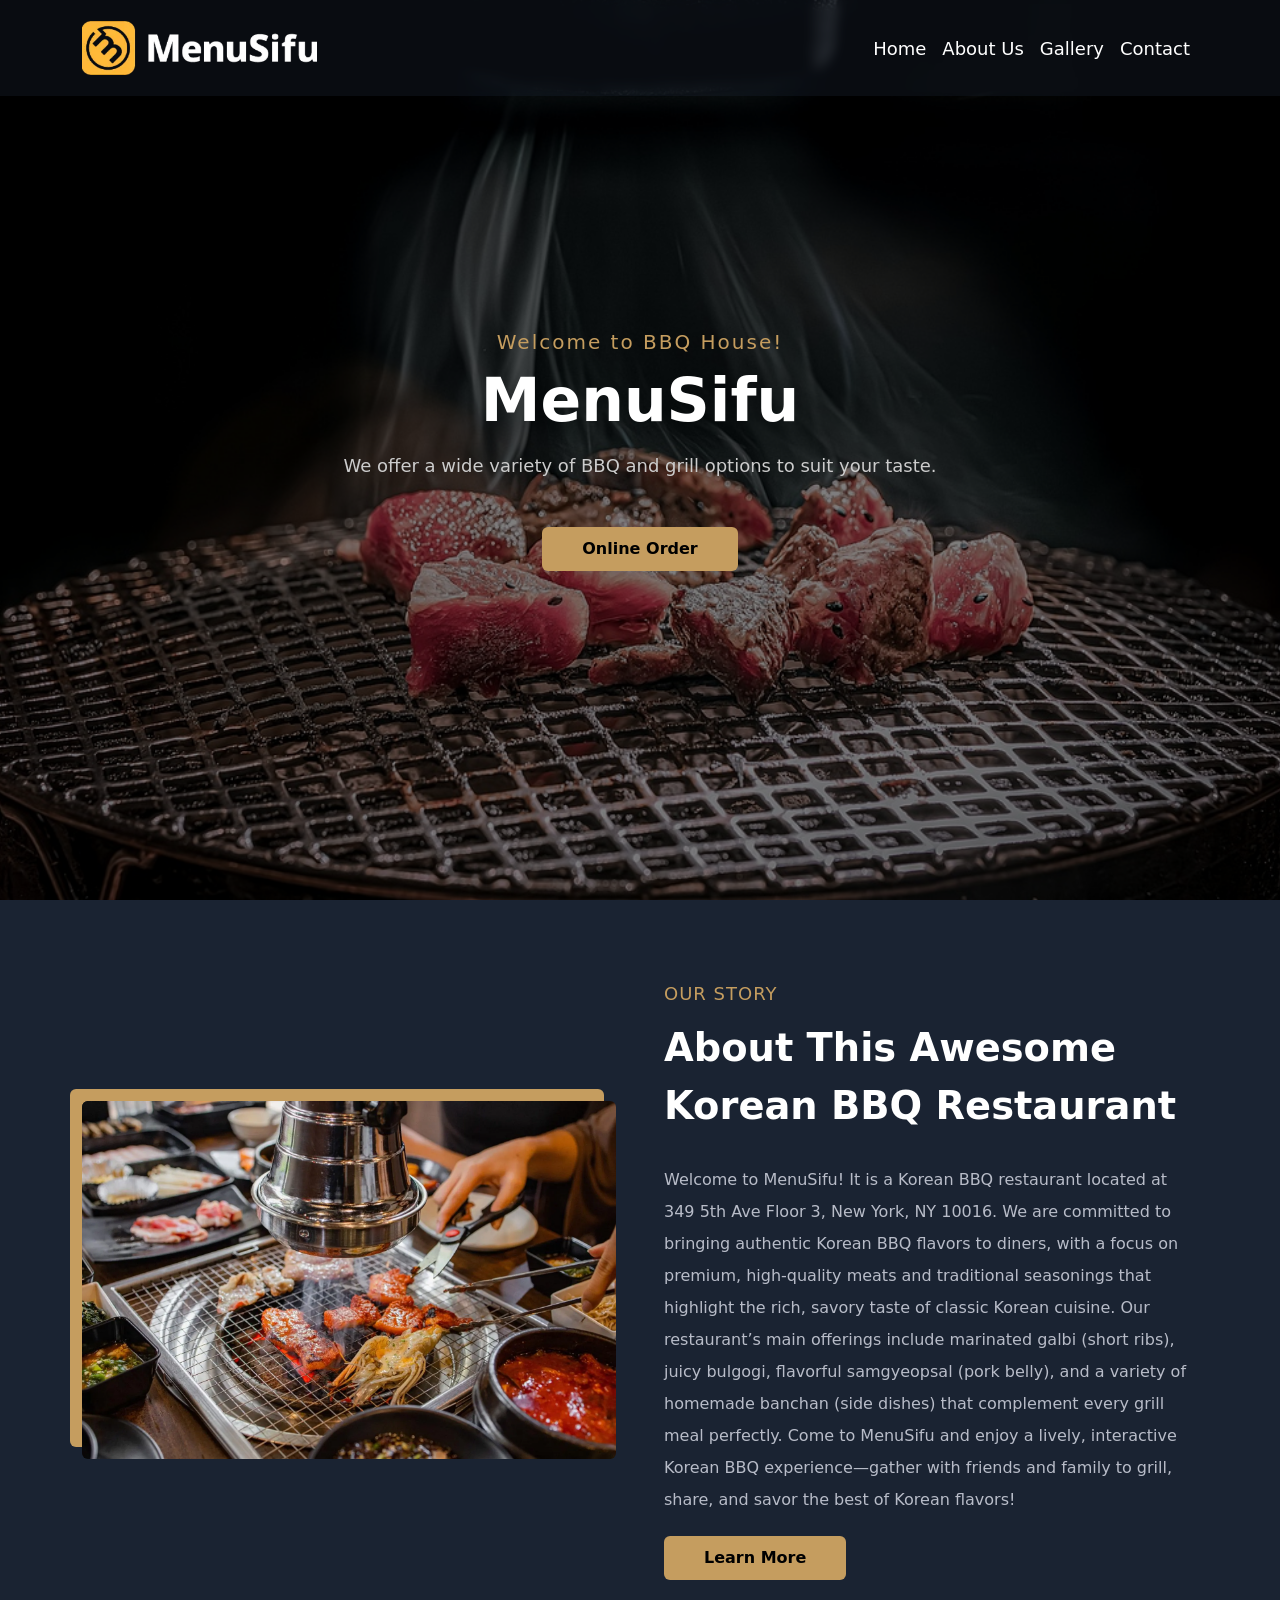
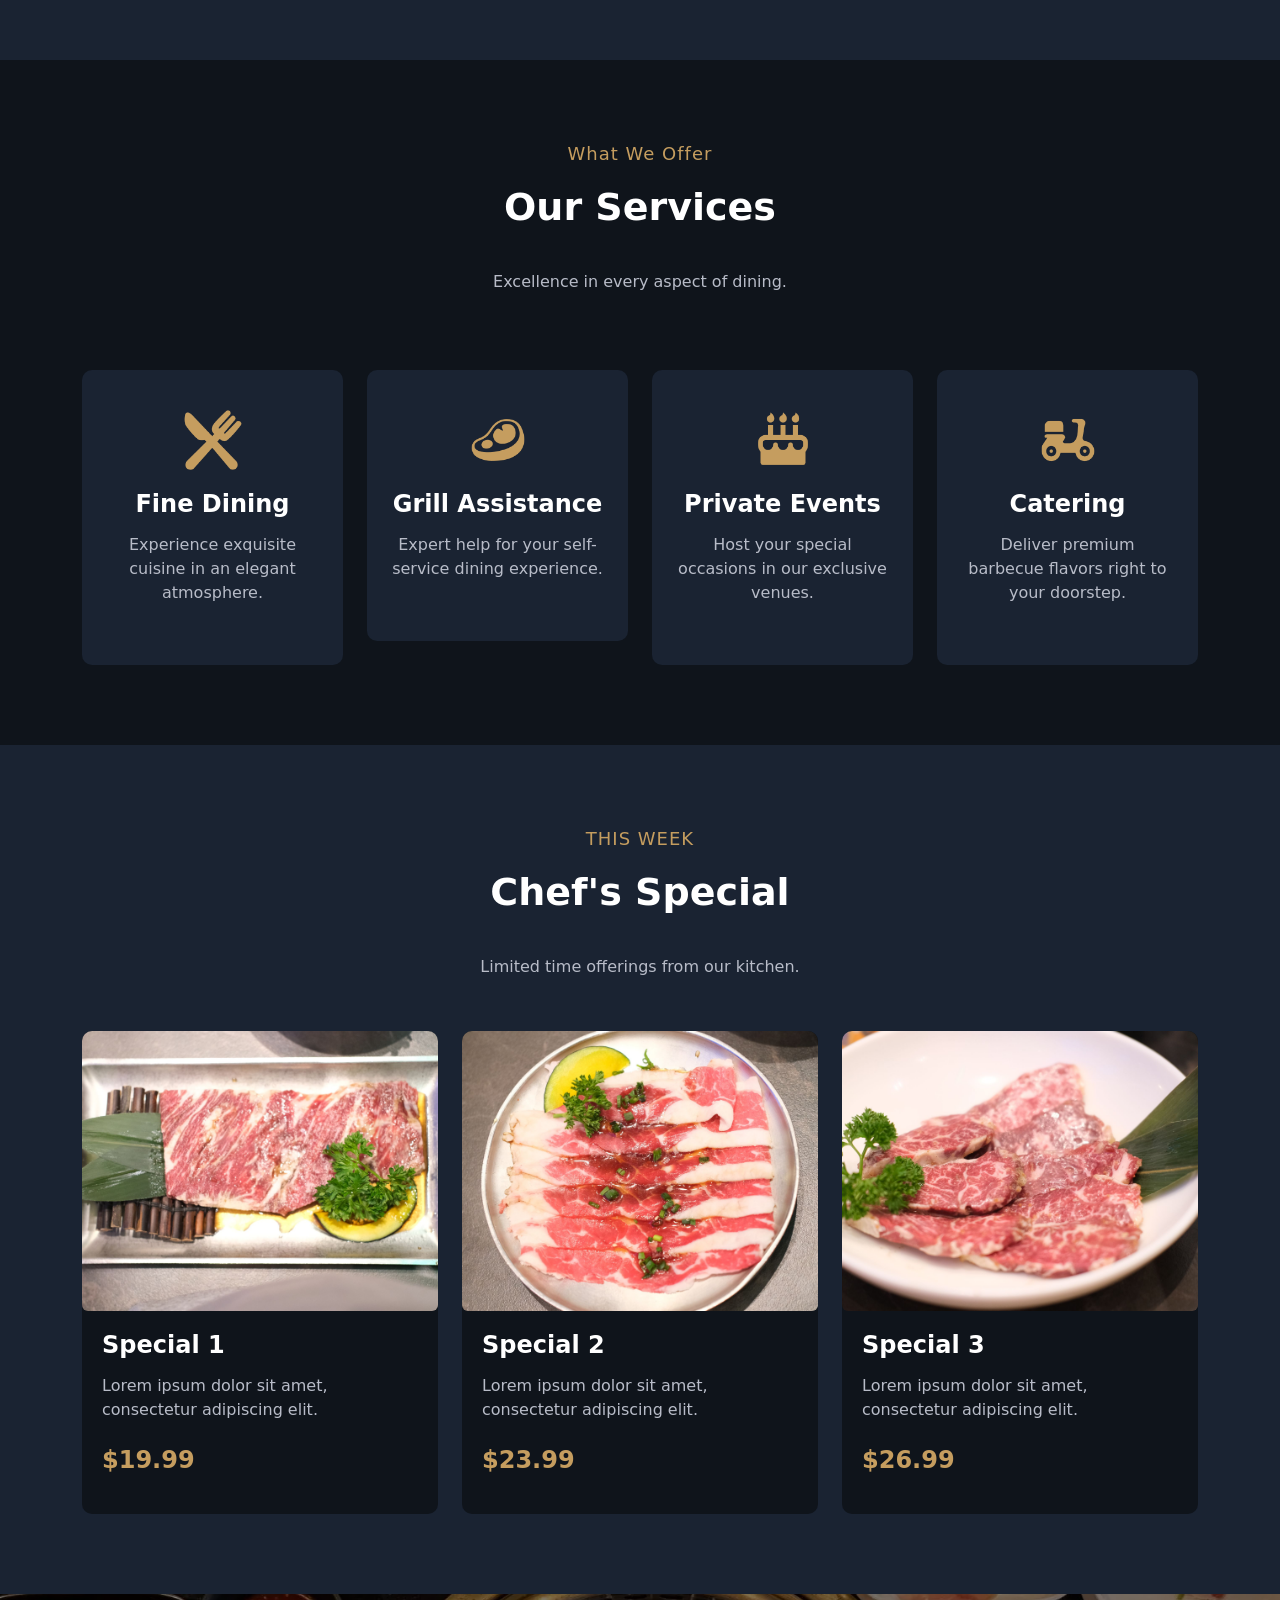
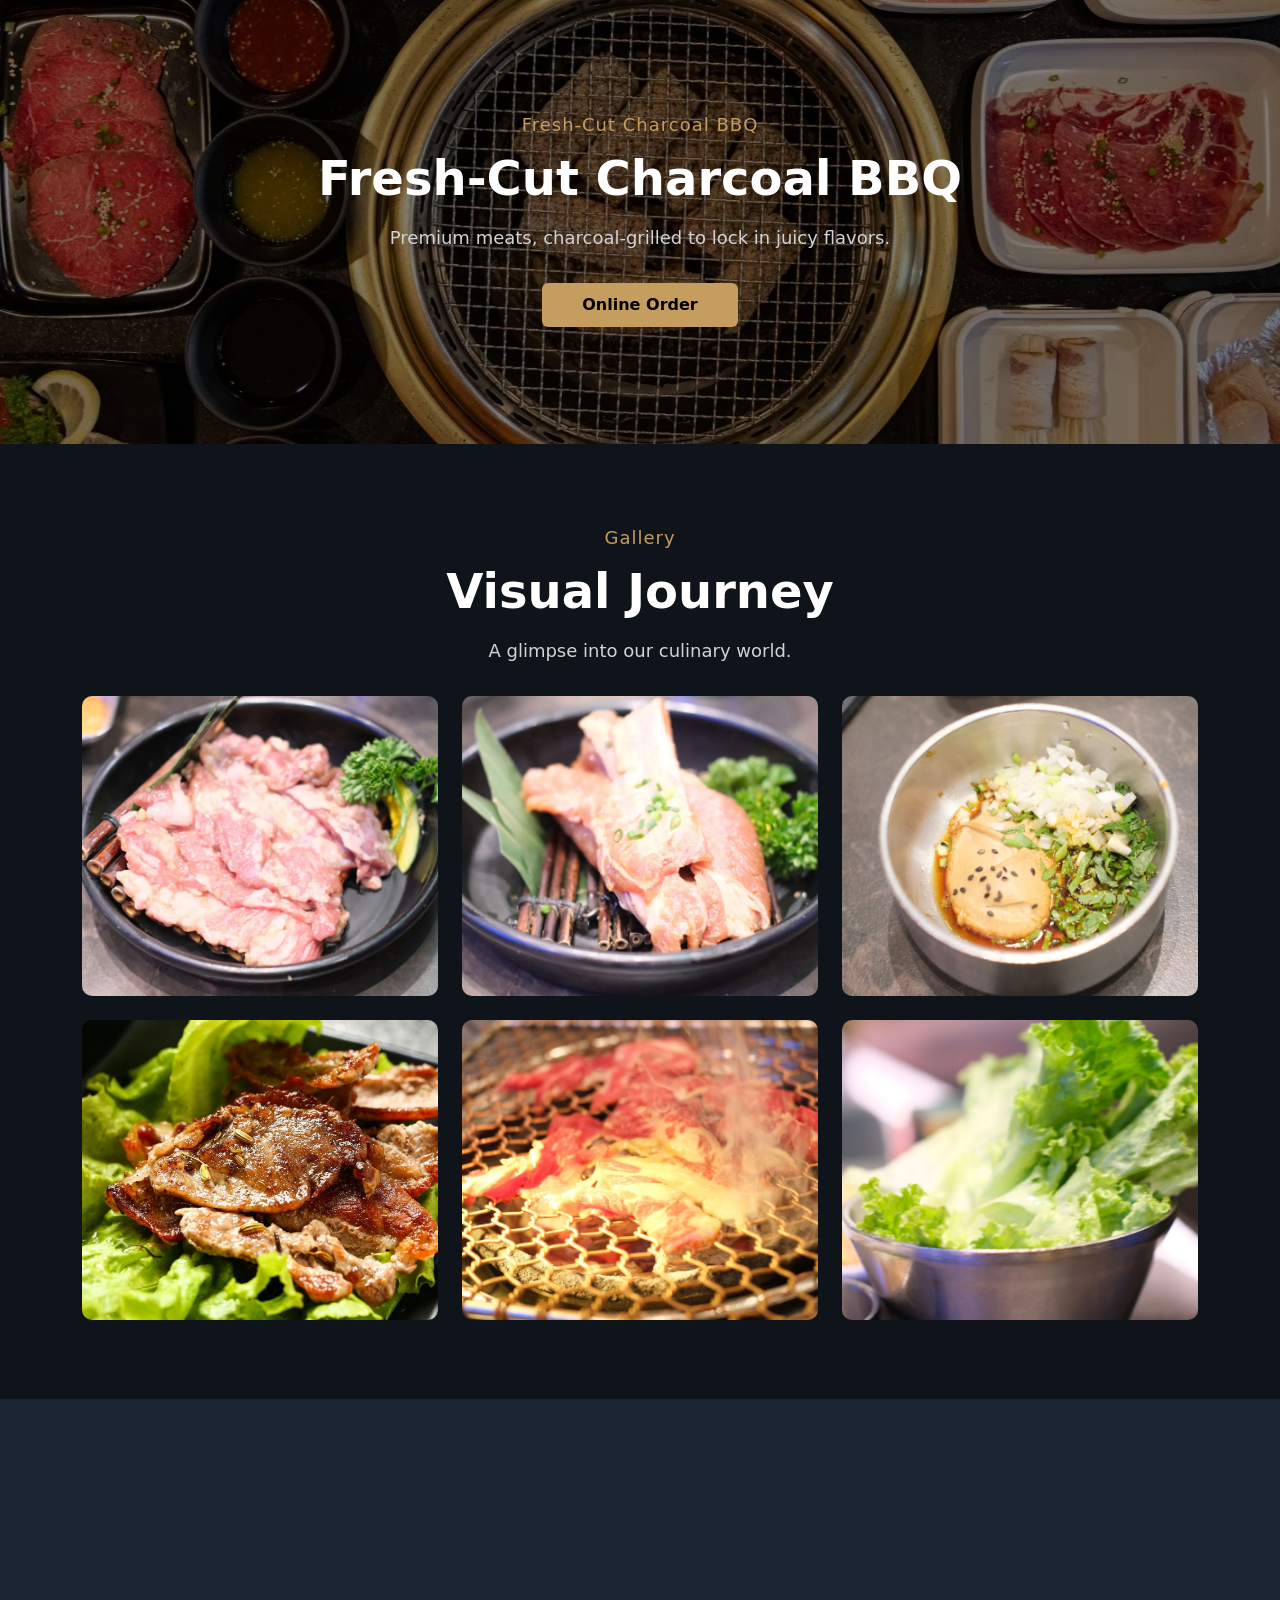
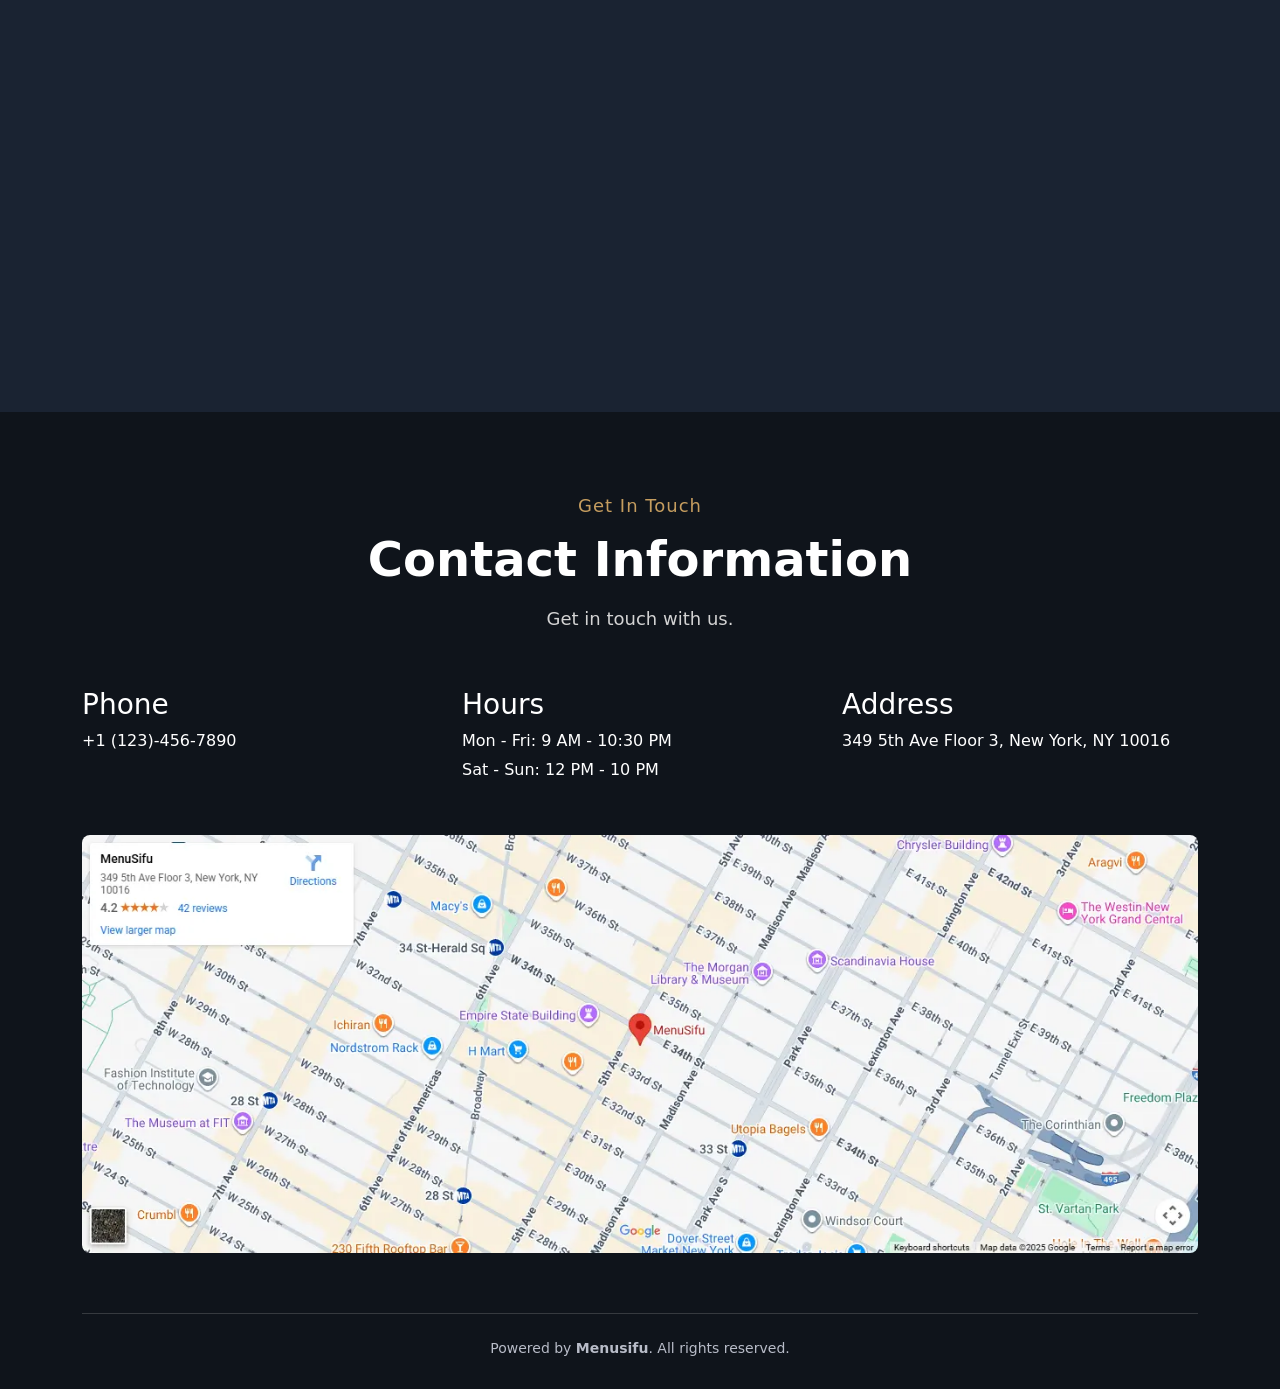
<file: index.html>
<!DOCTYPE html>
<html lang="en">

<head>
    <meta charset="UTF-8">
    <meta name="viewport" content="width=device-width, initial-scale=1.0">
    <title>MenuSifu BBQ Restaurant</title>

    <!-- Google Tag Manager -->
    <script>(function (w, d, s, l, i) {
            w[l] = w[l] || []; w[l].push({
                'gtm.start':
                    new Date().getTime(), event: 'gtm.js'
            }); var f = d.getElementsByTagName(s)[0],
                j = d.createElement(s), dl = l != 'dataLayer' ? '&l=' + l : ''; j.async = true; j.src =
                    'https://www.googletagmanager.com/gtm.js?id=' + i + dl; f.parentNode.insertBefore(j, f);
        })(window, document, 'script', 'dataLayer', 'GTM-55B8S2FC');</script>
    <!-- End Google Tag Manager -->

    <!-- SEO Meta -->
    <!-- 页面描述标签 -->
    <meta name="description"
        content="MenuSifu BBQ is a Korean BBQ restaurant in New York, NY 10016. Enjoy marinated galbi, bulgogi, samgyeopsal & homemade banchan. Dine-in, private events and catering available.">
    <!-- 关键词 -->
    <meta name="keywords"
        content="New York Korean BBQ, Korean BBQ Manhattan, galbi, bulgogi, samgyeopsal, Korean restaurant NY, BBQ catering, private dining">
    <!-- 作者标签 网站所有者 -->
    <meta name="author" content="MenuSifu BBQ Restaurant">
    <!-- 规范链接 指定页面唯一标准 URL -->
    <link rel="canonical" href="https://bbq.huoban.men/index.html">
    <!-- favicon图标 -->
    <link rel="icon" href="assets/images/favicon.ico" type="image/x-icon">


    <!-- GEO Meta Tags 本地SEO标签 -->
    <meta name="geo.region" content="US-NY">
    <meta name="geo.placename" content="New York">
    <meta name="geo.position" content="40.7484;-73.9857">
    <meta name="ICBM" content="40.7484, -73.9857">

    <!-- Open Graph -->
    <meta property="og:title" content="MenuSifu BBQ Restaurant | Authentic Korean BBQ in New York, NY">
    <meta property="og:description"
        content="MenuSifu BBQ is a Korean BBQ restaurant in New York, NY 10016. Enjoy marinated galbi, bulgogi, samgyeopsal & homemade banchan.">
    <meta property="og:type" content="restaurant">
    <meta property="og:url" content="https://bbq.huoban.men/index.html">
    <meta property="og:image" content="https://bbq.huoban.men/assets/images/home-about.webp">
    <!-- Sitemap 辅助爬虫发现站点地图 -->
    <link rel="sitemap" type="application/xml" href="https://bbq.huoban.men/sitemap.xml">

    <!-- 引入字体 -->
    <link rel="preconnect" href="https://fonts.googleapis.com">
    <link rel="preconnect" href="https://fonts.gstatic.com" crossorigin>
    <link href="https://fonts.googleapis.com/css2?family=Inter:wght@400;600;700&display=swap" rel="stylesheet">

    <!-- Bootstrap CSS -->
    <link href="https://cdn.jsdelivr.net/npm/bootstrap@5.1.3/dist/css/bootstrap.min.css" rel="stylesheet"
        crossorigin="anonymous">

    <!-- CSS -->
    <link rel="stylesheet" href="assets/css/style.css">

    <noscript>
        <style>
            .animate {
                opacity: 1 !important;
                transform: none !important;
            }
        </style>
    </noscript>
</head>


<body>
    <!-- Google Tag Manager (noscript) -->
    <noscript><iframe src="https://www.googletagmanager.com/ns.html?id=GTM-55B8S2FC" height="0" width="0"
            style="display:none;visibility:hidden"></iframe></noscript>
    <!-- End Google Tag Manager (noscript) -->
    <!-- 导航栏 Navbar -->
    <nav class="top-nav navbar navbar-expand-lg">
        <div class="container">
            <a class="navbar-brand" href="index.html">
                <img src="assets/images/logo-2.png" alt="MenuSifu BBQ Restaurant" style="max-height:6vh; width: auto;">
            </a>

            <button class="navbar-toggler" type="button" data-bs-toggle="collapse" data-bs-target="#navbarNav"
                aria-controls="navbarNav" aria-expanded="false" aria-label="Toggle navigation">
                <span class="navbar-toggler-icon"></span>
            </button>

            <div class="collapse navbar-collapse" id="navbarNav">
                <ul class="navbar-nav ms-auto">
                    <li class="nav-item">
                        <a class="nav-link" href="index.html">Home</a>
                    </li>
                    <li class="nav-item">
                        <a class="nav-link" href="about-us.html">About Us</a>
                    </li>
                    <li class="nav-item">
                        <a class="nav-link" href="gallery.html">Gallery</a>
                    </li>
                    <li class="nav-item">
                        <a class="nav-link" href="contact.html">Contact</a>
                    </li>
                </ul>
            </div>
        </div>
    </nav>

    <!-- Banner -->
    <div class="banner">
        <div class="container h-100">
            <div class="row h-100 align-items-center text-center">
                <div class="col-12">
                    <h2 class="banner-subtitle banner-animate-item">Welcome to BBQ House!</h2>
                    <h1 class="banner-title banner-animate-item">MenuSifu</h1>
                    <p class="banner-desc banner-animate-item">We offer a wide variety of BBQ and grill options to suit
                        your taste.</p>
                    <a href="https://www.menusifu.com/" class="btn custom-btn mt-4 banner-animate-item">Online Order</a>
                </div>
            </div>
        </div>
    </div>

    <!-- 介绍 about us -->
    <section class="about-section">
        <div class="container animate">
            <div class="row align-items-center g-5">
                <div class="col-lg-6">
                    <img src="assets/images/home-about.webp" alt="About Us" class="img-fluid rounded-2">
                </div>
                <div class="col-lg-6">
                    <span class="sub-title">OUR STORY</span>
                    <h2>About This Awesome Korean BBQ Restaurant</h2>
                    <p>Welcome to MenuSifu! It is a Korean BBQ restaurant located at 349 5th Ave Floor 3, New York, NY
                        10016.
                        We are committed to bringing authentic Korean BBQ flavors to diners, with a focus on premium,
                        high-quality meats and traditional seasonings that highlight the rich, savory taste of classic
                        Korean cuisine.
                        Our restaurant’s main offerings include marinated galbi (short ribs), juicy bulgogi, flavorful
                        samgyeopsal (pork belly), and a variety of homemade banchan (side dishes) that complement every
                        grill meal perfectly.
                        Come to MenuSifu and enjoy a lively, interactive Korean BBQ experience—gather with friends and
                        family to grill, share, and savor the best of Korean flavors!</p>
                    <a href="about-us.html" class="btn custom-btn">Learn More</a>
                </div>
            </div>
        </div>
    </section>

    <!-- 服务 service section -->
    <section class="service-section">
        <div class="container animate">
            <div class="service-title text-center">
                <div class="sub-title">What We Offer</div>
                <h2>Our Services</h2>
                <p>Excellence in every aspect of dining.</p>
            </div>


            <!-- 服务卡片区 -->
            <div class="row g-4 mt-5">
                <!-- 卡片1 -->
                <div class="col-lg-3 col-md-6">
                    <div class="service-card">
                        <div class="service-icon">
                            <img src="assets/images/service-dining icon.png" alt="Service 1">
                        </div>
                        <h3>Fine Dining</h3>
                        <p>Experience exquisite cuisine in an elegant atmosphere.</p>
                    </div>
                </div>
                <!-- 卡片2 -->
                <div class="col-lg-3 col-md-6">
                    <div class="service-card">
                        <div class="service-icon">
                            <img src="assets/images/service-grill icon.png" alt="Service 2">
                        </div>
                        <h3>Grill Assistance</h3>
                        <p>Expert help for your self-service dining experience.</p>
                    </div>
                </div>
                <!-- 卡片3 -->
                <div class="col-lg-3 col-md-6">
                    <div class="service-card">
                        <div class="service-icon">
                            <img src="assets/images/service-events icon.png" alt="Service 3">
                        </div>
                        <h3>Private Events</h3>
                        <p>Host your special occasions in our exclusive venues.</p>
                    </div>
                </div>
                <!-- 卡片4 -->
                <div class="col-lg-3 col-md-6">
                    <div class="service-card">
                        <div class="service-icon">
                            <img src="assets/images/serv-catering icon.png" alt="Service 4">
                        </div>
                        <h3>Catering</h3>
                        <p>Deliver premium barbecue flavors right to your doorstep.</p>
                    </div>
                </div>
            </div>
        </div>
    </section>

    <!-- 特别餐 special section -->
    <section class="special-section">
        <div class="container animate">
            <div class="special-title text-center mb-5">
                <div class="sub-title">THIS WEEK</div>
                <h2>Chef's Special</h2>
                <p>Limited time offerings from our kitchen.</p>
            </div>
            <div class="row g-4">
                <!-- 卡片1 -->
                <div class="col-lg-4 col-md-12">
                    <div class="special-card">
                        <div class="special-card-img">
                            <img src="assets/images/special-1.jpg" alt="Special 1" class="img-fluid rounded-2">
                        </div>
                        <div class="special-card-overlay">
                            <h3>Special 1</h3>
                            <p>Lorem ipsum dolor sit amet, consectetur adipiscing elit.</p>
                            <span class="special-price">$19.99</span>
                        </div>
                    </div>
                </div>
                <!-- 卡片2 -->
                <div class="col-lg-4 col-md-12">
                    <div class="special-card">
                        <div class="special-card-img">
                            <img src="assets/images/special-2.jpg" alt="Special 2" class="img-fluid rounded-2">
                        </div>
                        <div class="special-card-overlay">
                            <h3>Special 2</h3>
                            <p>Lorem ipsum dolor sit amet, consectetur adipiscing elit.</p>
                            <span class="special-price">$23.99</span>
                        </div>
                    </div>
                </div>
                <!-- 卡片3 -->
                <div class="col-lg-4 col-md-12">
                    <div class="special-card">
                        <div class="special-card-img">
                            <img src="assets/images/special-3.jpg" alt="Special 3" class="img-fluid rounded-2">
                        </div>
                        <div class="special-card-overlay">
                            <h3>Special 3</h3>
                            <p>Lorem ipsum dolor sit amet, consectetur adipiscing elit.</p>
                            <span class="special-price">$26.99</span>
                        </div>
                    </div>
                </div>
            </div>
        </div>
    </section>

    <!-- 横幅 body-banner section -->
    <section class="body-banner">
        <div class="body-banner-content">
            <div class="sub-title">Fresh-Cut Charcoal BBQ</div>
            <h2>Fresh-Cut Charcoal BBQ</h2>
            <p>Premium meats, charcoal-grilled to lock in juicy flavors.</p>
            <a href="https://www.menusifu.com/" class="btn custom-btn">Online Order</a>
        </div>
    </section>

    <!--图库展示 gallery section -->
    <section class="gallery-section">
        <div class="container animate">
            <div class="gallery-title text-center">
                <div class="sub-title">Gallery</div>
                <h2>Visual Journey</h2>
                <p>A glimpse into our culinary world.</p>
            </div>
            <div class="row g-4">
                <!-- 图片1 -->
                <div class="col-lg-4 col-md-6">
                    <div class="gallery-item">
                        <img src="assets/images/gallery-1.webp" alt="Gallery 1" class="gallery-img">
                    </div>
                </div>
                <!-- 图片2 -->
                <div class="col-lg-4 col-md-6">
                    <div class="gallery-item">
                        <img src="assets/images/gallery-2.webp" alt="Gallery 2" class="gallery-img">
                    </div>
                </div>
                <!-- 图片3 -->
                <div class="col-lg-4 col-md-6">
                    <div class="gallery-item">
                        <img src="assets/images/gallery-3.jpg" alt="Gallery 3" class="gallery-img">
                    </div>
                </div>
                <!-- 图片4 -->
                <div class="col-lg-4 col-md-6">
                    <div class="gallery-item">
                        <img src="assets/images/gallery-4.webp" alt="Gallery 4" class="gallery-img">
                    </div>
                </div>
                <!-- 图片5 -->
                <div class="col-lg-4 col-md-6">
                    <div class="gallery-item">
                        <img src="assets/images/gallery-5.jpg" alt="Gallery 5" class="gallery-img">
                    </div>
                </div>
                <!-- 图片6 -->
                <div class="col-lg-4 col-md-6">
                    <div class="gallery-item">
                        <img src="assets/images/gallery-6.jpg" alt="Gallery 6" class="gallery-img">
                    </div>
                </div>
            </div>
        </div>
    </section>

    <!-- 评论 review section -->
    <section class="review-section">
        <div class="container animate">
            <div class="review-title text-center">
                <div class="sub-title">OUR REVIEWS</div>
                <h2>What Our Guests Say</h2>
                <p>See what our customers are saying.</p>
            </div>
            <!-- Bootstrap轮播组件 -->
            <div id="reviewCarousel" class="carousel slide" data-bs-ride="carousel">
                <!-- 评论轮播指示器 -->
                <div class="carousel-indicators">
                    <button type="button" data-bs-target="#reviewCarousel" data-bs-slide-to="0" class="active"
                        aria-current="true" aria-label="Review 1"></button>
                    <button type="button" data-bs-target="#reviewCarousel" data-bs-slide-to="1"
                        aria-label="Review 2"></button>
                    <button type="button" data-bs-target="#reviewCarousel" data-bs-slide-to="2"
                        aria-label="Review 3"></button>
                </div>
                <!-- 评论内容 -->
                <div class="carousel-inner">
                    <!-- 评论1 -->
                    <div class="carousel-item active"> <!-- active默认显示 -->
                        <div class="review-card">
                            <p aria-label="5 out of 5 stars" style="color:#C59D5F;font-size:24px;">★★★★★</p>
                            <p class="review-text">“The unlimited Korean side dishes are a total win—creamy potato
                                salad, crisp kimchi, and thick-cut black pork belly that crisps perfectly at the edges.
                                Wrapped in lettuce with the secret sauce, every bite is heavenly. The meat’s fresh and
                                not greasy, and the delivery arrived still hot—tastes exactly like dining in a Seoul BBQ
                                spot!”</p>
                        </div>
                    </div>
                    <!-- 评论2 -->
                    <div class="carousel-item">
                        <div class="review-card">
                            <p aria-label="5 out of 5 stars" style="color:#C59D5F;font-size:24px;">★★★★★</p>
                            <p class="review-text">“Finally found my go-to K-BBQ spot! The marbled beef belly is tender
                                and juicy, and the sweet-glazed short ribs have just the right flavor. Even the cheesy
                                corn and egg dip are free to refill. Delivery was lightning-fast, and pairing it with
                                iced makgeolli felt like a scene straight out of a Korean variety show!”</p>
                        </div>
                    </div>
                    <!-- 评论3 -->
                    <div class="carousel-item">
                        <div class="review-card">
                            <p aria-label="5 out of 5 stars" style="color:#C59D5F;font-size:24px;">★★★★★</p>
                            <p class="review-text">“I’ve ordered here so many times—their prime cuts have pure, rich
                                meat flavor when grilled. The seaweed soup and spicy tteokbokki sides are just as good,
                                and the spread of banchan is authentic and generous. Getting this delivered feels like
                                having a full K-BBQ feast at home—10/10, no misses!”</p>
                        </div>
                    </div>
                </div>
                <!-- 评论轮播按钮 -->
                <button class="carousel-control-prev" type="button" data-bs-target="#reviewCarousel"
                    data-bs-slide="prev">
                    <span class="carousel-control-prev-icon" aria-hidden="true"></span>
                    <span class="visually-hidden">Previous</span>
                </button>
                <button class="carousel-control-next" type="button" data-bs-target="#reviewCarousel"
                    data-bs-slide="next">
                    <span class="carousel-control-next-icon" aria-hidden="true"></span>
                    <span class="visually-hidden">Next</span>
                </button>
            </div>

    </section>


    <!-- 联系我们 contact section -->
    <section class="contact-section">
        <div class="container animate">
            <div class="contact-title text-center">
                <div class="sub-title">Get In Touch</div>
                <h2>Contact Information</h2>
                <p>Get in touch with us.</p>
            </div>
            <div class="row g-4 mt-4">
                <!-- Phone -->
                <div class="col-lg-4 col-md-12">
                    <div class="contact-info">
                        <div class="contact-text">
                            <h3>Phone</h3>
                            <p><a href="tel:+11234567890">+1 (123)-456-7890</a></p>
                        </div>
                    </div>
                </div>
                <!-- Hours -->
                <div class="col-lg-4 col-md-12">
                    <div class="contact-info">
                        <div class="contact-text">
                            <h3>Hours</h3>
                            <p>Mon - Fri: 9 AM - 10:30 PM</p>
                            <p>Sat - Sun: 12 PM - 10 PM</p>
                        </div>
                    </div>
                </div>
                <!-- Address -->
                <div class="col-lg-4 col-md-12">
                    <div class="contact-info">
                        <div class="contact-text">
                            <h3>Address</h3>
                            <p><a href="maps.app.goo.gl/siWRiSAeFE8Kz92c8">349 5th Ave Floor 3, New York, NY 10016</a>
                            </p>
                        </div>
                    </div>
                </div>
            </div>
            <div class="map-img mt-5">
                <img src="assets/images/10015.webp" alt="Location, 349 5th Ave Floor 3, New York, NY 10016"
                    class="img-fluid rounded-3">
            </div>
        </div>
    </section>

    <!-- 底部 footer  -->
    <footer class="footer">
        <div class="container">
            <hr class="footer-divider">
            <p class="copyright-text">Powered by <strong><a href="https://www.menusifu.com" target="_blank"
                        rel="noopener" title="Link to Menusifu" aria-label="Link to Menusifu">Menusifu</a></strong>.
                All rights reserved.</p>
        </div>
    </footer>

    <script src="https://cdn.jsdelivr.net/npm/bootstrap@5.1.3/dist/js/bootstrap.bundle.min.js"
        crossorigin="anonymous"></script>

    <script src="assets/js/script.js"></script>
</body>

</html>
</file>
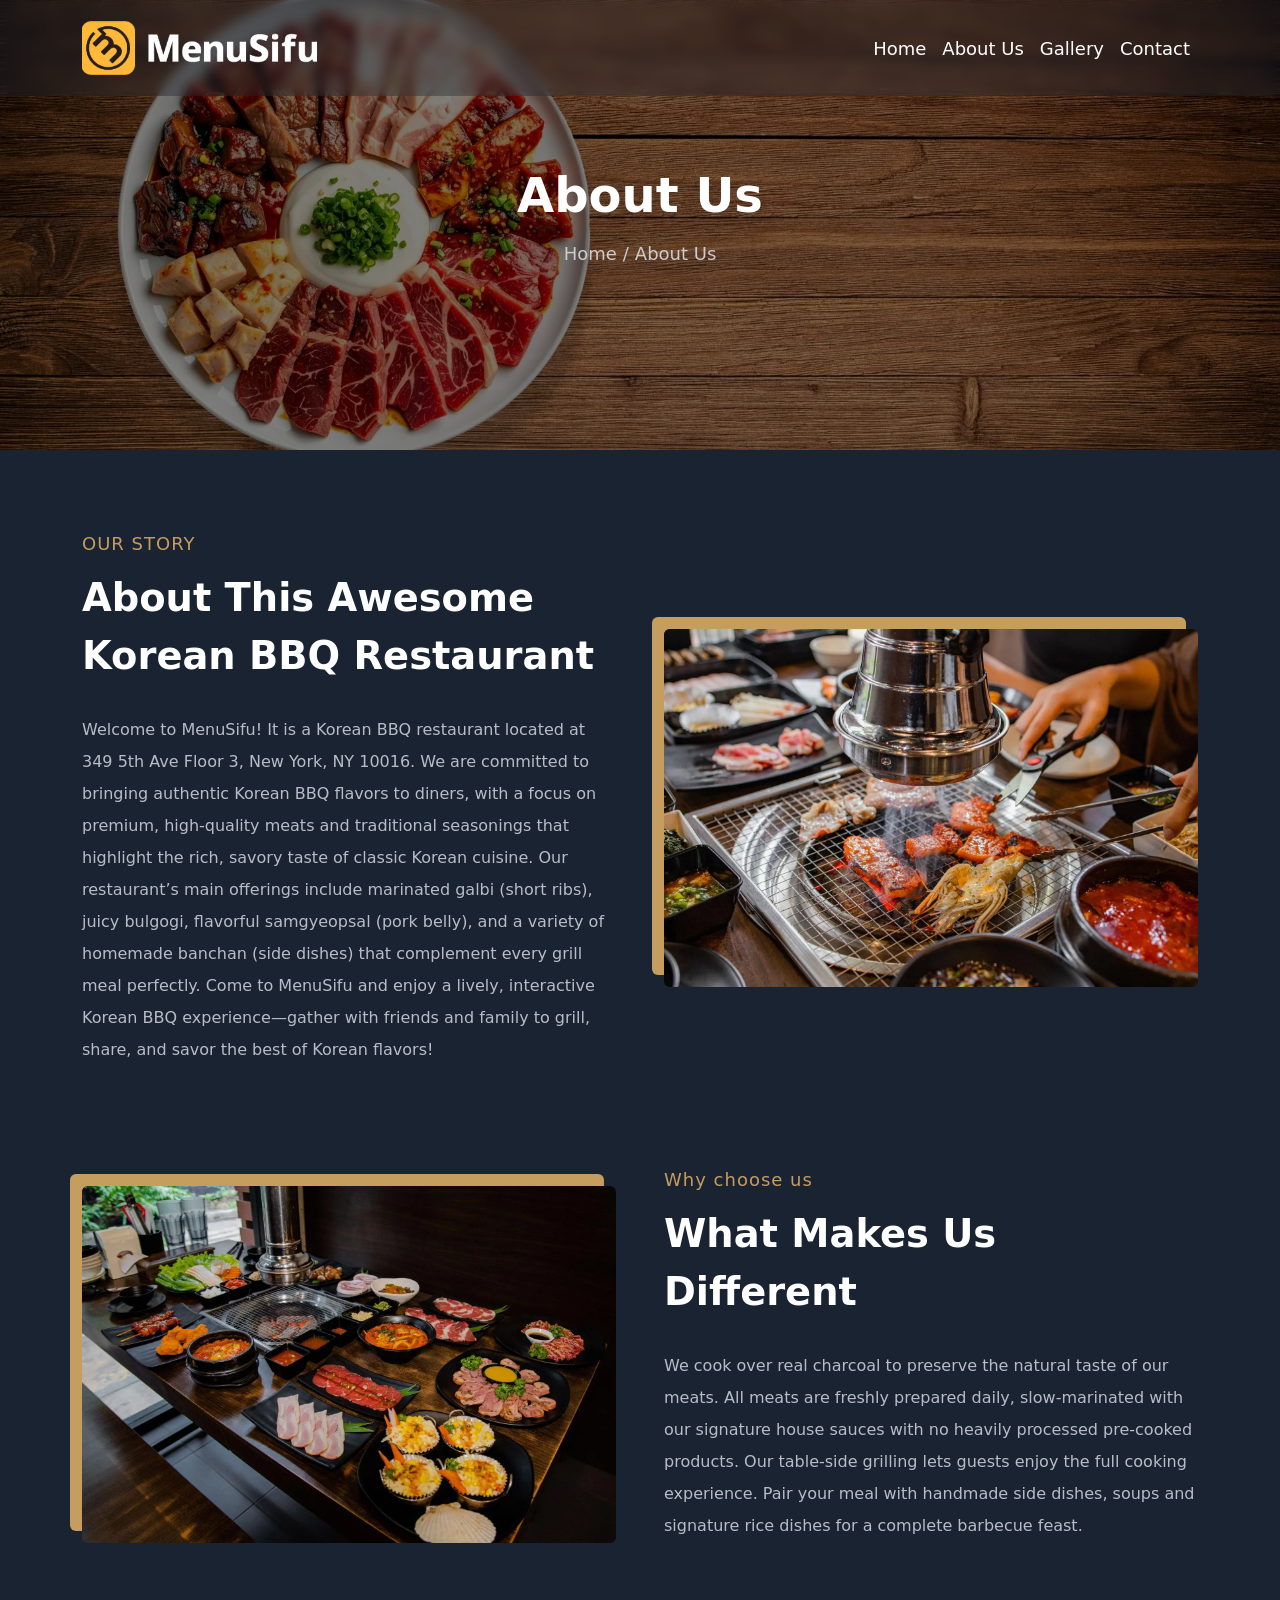
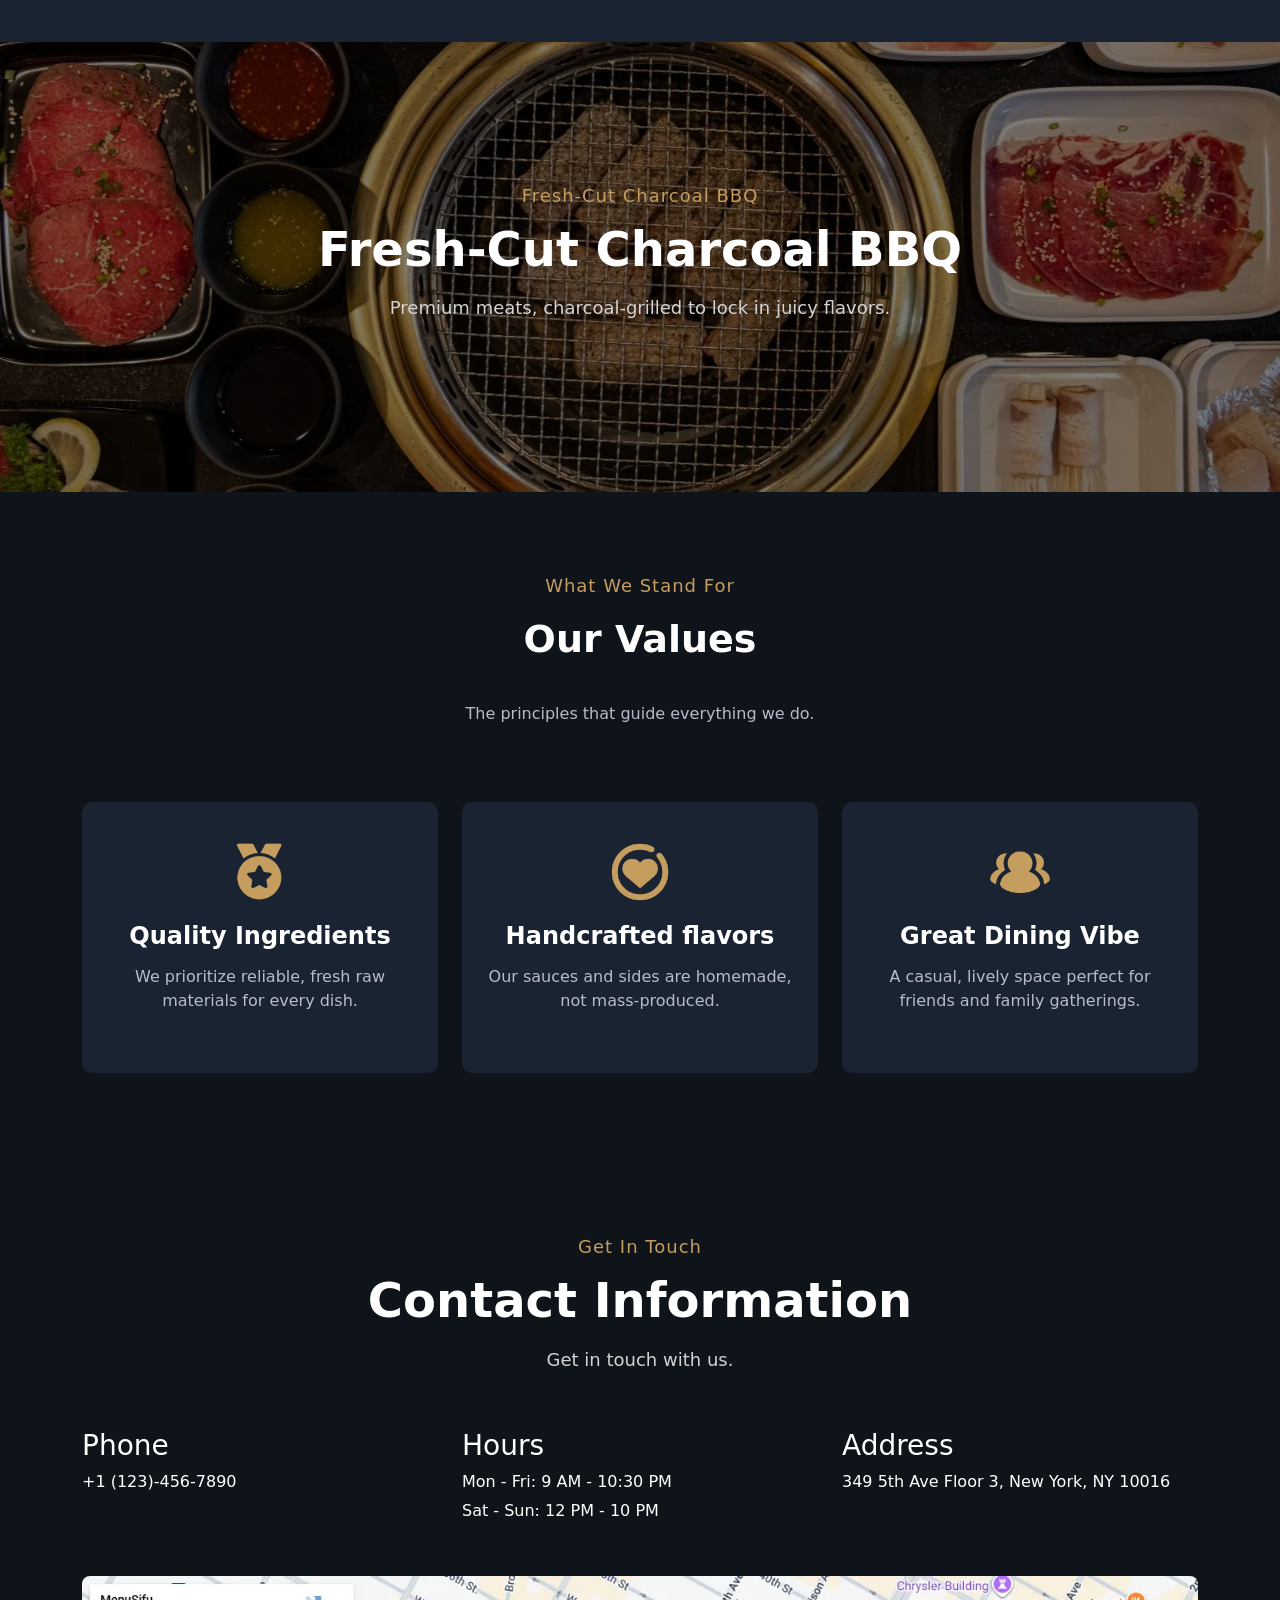
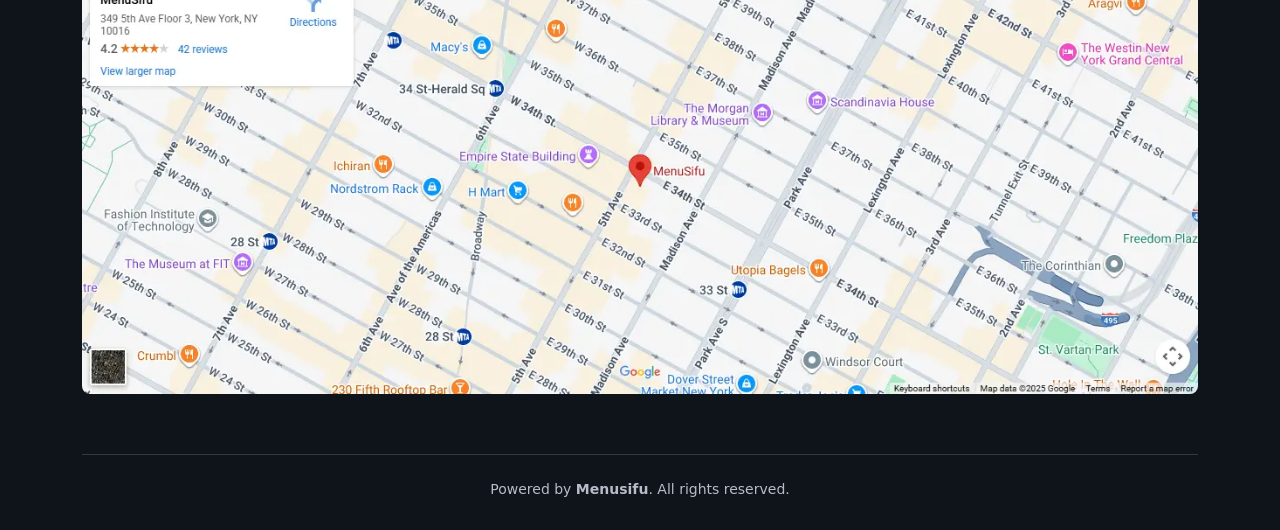
<file: about-us.html>
<!DOCTYPE html>
<html lang="en">

<head>
    <meta charset="UTF-8">
    <meta name="viewport" content="width=device-width, initial-scale=1.0">
    <title>About Us | MenuSifu BBQ Restaurant</title>

    <!-- Google Tag Manager -->
    <script>(function (w, d, s, l, i) {
            w[l] = w[l] || []; w[l].push({
                'gtm.start':
                    new Date().getTime(), event: 'gtm.js'
            }); var f = d.getElementsByTagName(s)[0],
                j = d.createElement(s), dl = l != 'dataLayer' ? '&l=' + l : ''; j.async = true; j.src =
                    'https://www.googletagmanager.com/gtm.js?id=' + i + dl; f.parentNode.insertBefore(j, f);
        })(window, document, 'script', 'dataLayer', 'GTM-55B8S2FC');</script>
    <!-- End Google Tag Manager -->

    <!-- SEO Meta -->
    <!-- 页面描述标签 -->
    <meta name="description"
        content="MenuSifu BBQ is an authentic Korean BBQ restaurant in Manhattan NY. We serve premium grilled meats, fresh banchan, dine-in, private events and catering services.">
    <!-- 关键词 -->
    <meta name="keywords"
        content="MenuSifu BBQ story, Korean BBQ Manhattan, authentic korean grill, NY private dining, Korean BBQ catering">
    <!-- 作者标签 网站所有者 -->
    <meta name="author" content="MenuSifu BBQ Restaurant">
    <!-- 规范链接 指定页面唯一标准 URL -->
    <link rel="canonical" href="https://bbq.huoban.men/about-us.html">
    <!-- favicon图标 -->
    <link rel="icon" href="assets/images/favicon.ico" type="image/x-icon">

    <!-- GEO Meta Tags 本地SEO标签 -->
    <meta name="geo.region" content="US-NY">
    <meta name="geo.placename" content="New York">
    <meta name="geo.position" content="40.7484;-73.9857">
    <meta name="ICBM" content="40.7484, -73.9857">

    <!-- Open Graph -->
    <meta property="og:title" content="About Us | MenuSifu BBQ Restaurant">
    <meta property="og:description"
        content="Learn our story. MenuSifu BBQ serves authentic Korean BBQ with premium meats and traditional homemade banchan in New York.">
    <meta property="og:type" content="restaurant">
    <meta property="og:url" content="https://bbq.huoban.men/about-us.html">
    <meta property="og:image" content="https://bbq.huoban.men/assets/images/home-about.webp">
    <!-- Sitemap 辅助爬虫发现站点地图 -->
    <link rel="sitemap" type="application/xml" href="https://bbq.huoban.men/sitemap.xml">

    <!-- 引入字体 -->
    <link rel="preconnect" href="https://fonts.googleapis.com">
    <link rel="preconnect" href="https://fonts.gstatic.com" crossorigin>
    <link href="https://fonts.googleapis.com/css2?family=Inter:wght@400;600;700&display=swap" rel="stylesheet">

    <!-- Bootstrap CSS -->
    <link href="https://cdn.jsdelivr.net/npm/bootstrap@5.1.3/dist/css/bootstrap.min.css" rel="stylesheet"
        crossorigin="anonymous">

    <!-- CSS -->
    <link rel="stylesheet" href="assets/css/style.css">
    <noscript>
        <style>
            .animate {
                opacity: 1 !important;
                transform: none !important;
            }
        </style>
    </noscript>
</head>

<body>
    <!-- Google Tag Manager (noscript) -->
    <noscript><iframe src="https://www.googletagmanager.com/ns.html?id=GTM-55B8S2FC" height="0" width="0"
            style="display:none;visibility:hidden"></iframe></noscript>
    <!-- End Google Tag Manager (noscript) -->
    <!-- 导航栏 Navbar -->
    <nav class="top-nav navbar navbar-expand-lg">
        <div class="container">
            <a class="navbar-brand" href="index.html">
                <img src="assets/images/logo-2.png" alt="MenuSifu BBQ Restaurant" style="max-height:6vh; width: auto;">
            </a>

            <button class="navbar-toggler" type="button" data-bs-toggle="collapse" data-bs-target="#navbarNav"
                aria-controls="navbarNav" aria-expanded="false" aria-label="Toggle navigation">
                <span class="navbar-toggler-icon"></span>
            </button>

            <div class="collapse navbar-collapse" id="navbarNav">
                <ul class="navbar-nav ms-auto">
                    <li class="nav-item">
                        <a class="nav-link" href="index.html">Home</a>
                    </li>
                    <li class="nav-item">
                        <a class="nav-link" href="about-us.html">About Us</a>
                    </li>
                    <li class="nav-item">
                        <a class="nav-link" href="gallery.html">Gallery</a>
                    </li>
                    <li class="nav-item">
                        <a class="nav-link" href="contact.html">Contact</a>
                    </li>
                </ul>
            </div>
        </div>
    </nav>

    <!-- Banner -->
    <div class="page-banner">
        <div class="container h-100">
            <div class="row h-100 align-items-center text-center">
                <div class="col-12">
                    <h1 class="banner-title">About Us</h1>
                    <div class="breadcrumb mt-3">
                        <a href="index.html">Home</a>
                        <span> / </span>
                        <span>About Us</span>
                    </div>
                </div>
            </div>
        </div>
    </div>

    <!-- 介绍 about us -->
    <section class="about-section">
        <div class="container">
            <!-- Our Story -->
            <div class="row align-items-center g-5" style="margin-bottom:80px;">
                <div class="col-lg-6">
                    <span class="sub-title">OUR STORY</span>
                    <h2>About This Awesome Korean BBQ Restaurant</h2>
                    <p>Welcome to MenuSifu! It is a Korean BBQ restaurant located at 349 5th Ave Floor 3, New York, NY
                        10016.
                        We are committed to bringing authentic Korean BBQ flavors to diners, with a focus on premium,
                        high-quality meats and traditional seasonings that highlight the rich, savory taste of classic
                        Korean cuisine.
                        Our restaurant’s main offerings include marinated galbi (short ribs), juicy bulgogi, flavorful
                        samgyeopsal (pork belly), and a variety of homemade banchan (side dishes) that complement every
                        grill meal perfectly.
                        Come to MenuSifu and enjoy a lively, interactive Korean BBQ experience—gather with friends and
                        family to grill, share, and savor the best of Korean flavors!</p>
                </div>
                <div class="col-lg-6">
                    <img src="assets/images/home-about.webp" alt="About Us" class="img-fluid rounded-2">
                </div>
            </div>
            <!-- Why choose us -->
            <div class="row align-items-center g-5">
                <div class="col-lg-6">
                    <img src="assets/images/about-2.webp" alt="About Us" class="img-fluid rounded-2">
                </div>
                <div class="col-lg-6">
                    <span class="sub-title">Why choose us</span>
                    <h2>What Makes Us Different</h2>
                    <p>We cook over real charcoal to preserve the natural taste of our meats.
                        All meats are freshly prepared daily, slow-marinated with our signature house sauces with no
                        heavily processed pre-cooked products.
                        Our table-side grilling lets guests enjoy the full cooking experience. Pair your meal with
                        handmade side dishes, soups and signature rice dishes for a complete barbecue feast.</p>
                </div>
            </div>
        </div>
    </section>

    <!-- 横幅 page-banner section -->
    <section class="pagebody-banner">
        <div class="pagebody-banner-content">
            <div class="sub-title">Fresh-Cut Charcoal BBQ</div>
            <h2>Fresh-Cut Charcoal BBQ</h2>
            <p>Premium meats, charcoal-grilled to lock in juicy flavors.</p>
        </div>
    </section>

    <!-- 价值 values section -->
    <section class="about-valuese-section">
        <div class="container">
            <div class="service-title text-center">
                <div class="sub-title">What We Stand For</div>
                <h2>Our Values</h2>
                <p>The principles that guide everything we do.</p>
            </div>


            <!-- 服务卡片区 -->
            <div class="row g-4 mt-5">
                <!-- 卡片1 -->
                <div class="col-lg-4">
                    <div class="about-valuese-card">
                        <div class="about-valuese-icon">
                            <img src="assets/images/valuese-quality icon.png" alt="Service 1">
                        </div>
                        <h3>Quality Ingredients</h3>
                        <p>We prioritize reliable, fresh raw materials for every dish.</p>
                    </div>
                </div>
                <!-- 卡片2 -->
                <div class="col-lg-4">
                    <div class="about-valuese-card">
                        <div class="about-valuese-icon">
                            <img src="assets/images/valuese-flavors icon.png" alt="Service 2">
                        </div>
                        <h3>Handcrafted flavors</h3>
                        <p>Our sauces and sides are homemade, not mass‑produced.</p>
                    </div>
                </div>
                <!-- 卡片3 -->
                <div class="col-lg-4">
                    <div class="about-valuese-card">
                        <div class="about-valuese-icon">
                            <img src="assets/images/valuese-Great icon.png" alt="Service 3">
                        </div>
                        <h3>Great Dining Vibe</h3>
                        <p>A casual, lively space perfect for friends and family gatherings.</p>
                    </div>
                </div>
            </div>
        </div>
    </section>

    <!-- 联系我们 contact section -->
    <section class="contact-section">
        <div class="container">
            <div class="contact-title text-center">
                <div class="sub-title">Get In Touch</div>
                <h2>Contact Information</h2>
                <p>Get in touch with us.</p>
            </div>
            <div class="row g-4 mt-4">
                <!-- Phone -->
                <div class="col-lg-4 col-md-12">
                    <div class="contact-info">
                        <div class="contact-text">
                            <h3>Phone</h3>
                            <p><a href="tel:+11234567890">+1 (123)-456-7890</a></p>
                        </div>
                    </div>
                </div>
                <!-- Hours -->
                <div class="col-lg-4 col-md-12">
                    <div class="contact-info">
                        <div class="contact-text">
                            <h3>Hours</h3>
                            <p>Mon - Fri: 9 AM - 10:30 PM</p>
                            <p>Sat - Sun: 12 PM - 10 PM</p>
                        </div>
                    </div>
                </div>
                <!-- Address -->
                <div class="col-lg-4 col-md-12">
                    <div class="contact-info">
                        <div class="contact-text">
                            <h3>Address</h3>
                            <p><a href="maps.app.goo.gl/siWRiSAeFE8Kz92c8">349 5th Ave Floor 3, New York, NY 10016</a>
                            </p>
                        </div>
                    </div>
                </div>
            </div>
            <div class="map-img mt-5">
                <img src="assets/images/10015.webp" alt="Location, 349 5th Ave Floor 3, New York, NY 10016"
                    class="img-fluid rounded-3">
            </div>
        </div>
    </section>

    <!-- 底部 footer  -->
    <footer class="footer">
        <div class="container">
            <hr class="footer-divider">
            <p class="copyright-text">Powered by <strong><a href="https://www.menusifu.com" target="_blank"
                        rel="noopener" title="Link to Menusifu" aria-label="Link to Menusifu">Menusifu</a></strong>.
                All rights reserved.</p>
        </div>
    </footer>

    <script src="https://cdn.jsdelivr.net/npm/bootstrap@5.1.3/dist/js/bootstrap.bundle.min.js"
        crossorigin="anonymous"></script>
</body>

</html>
</file>
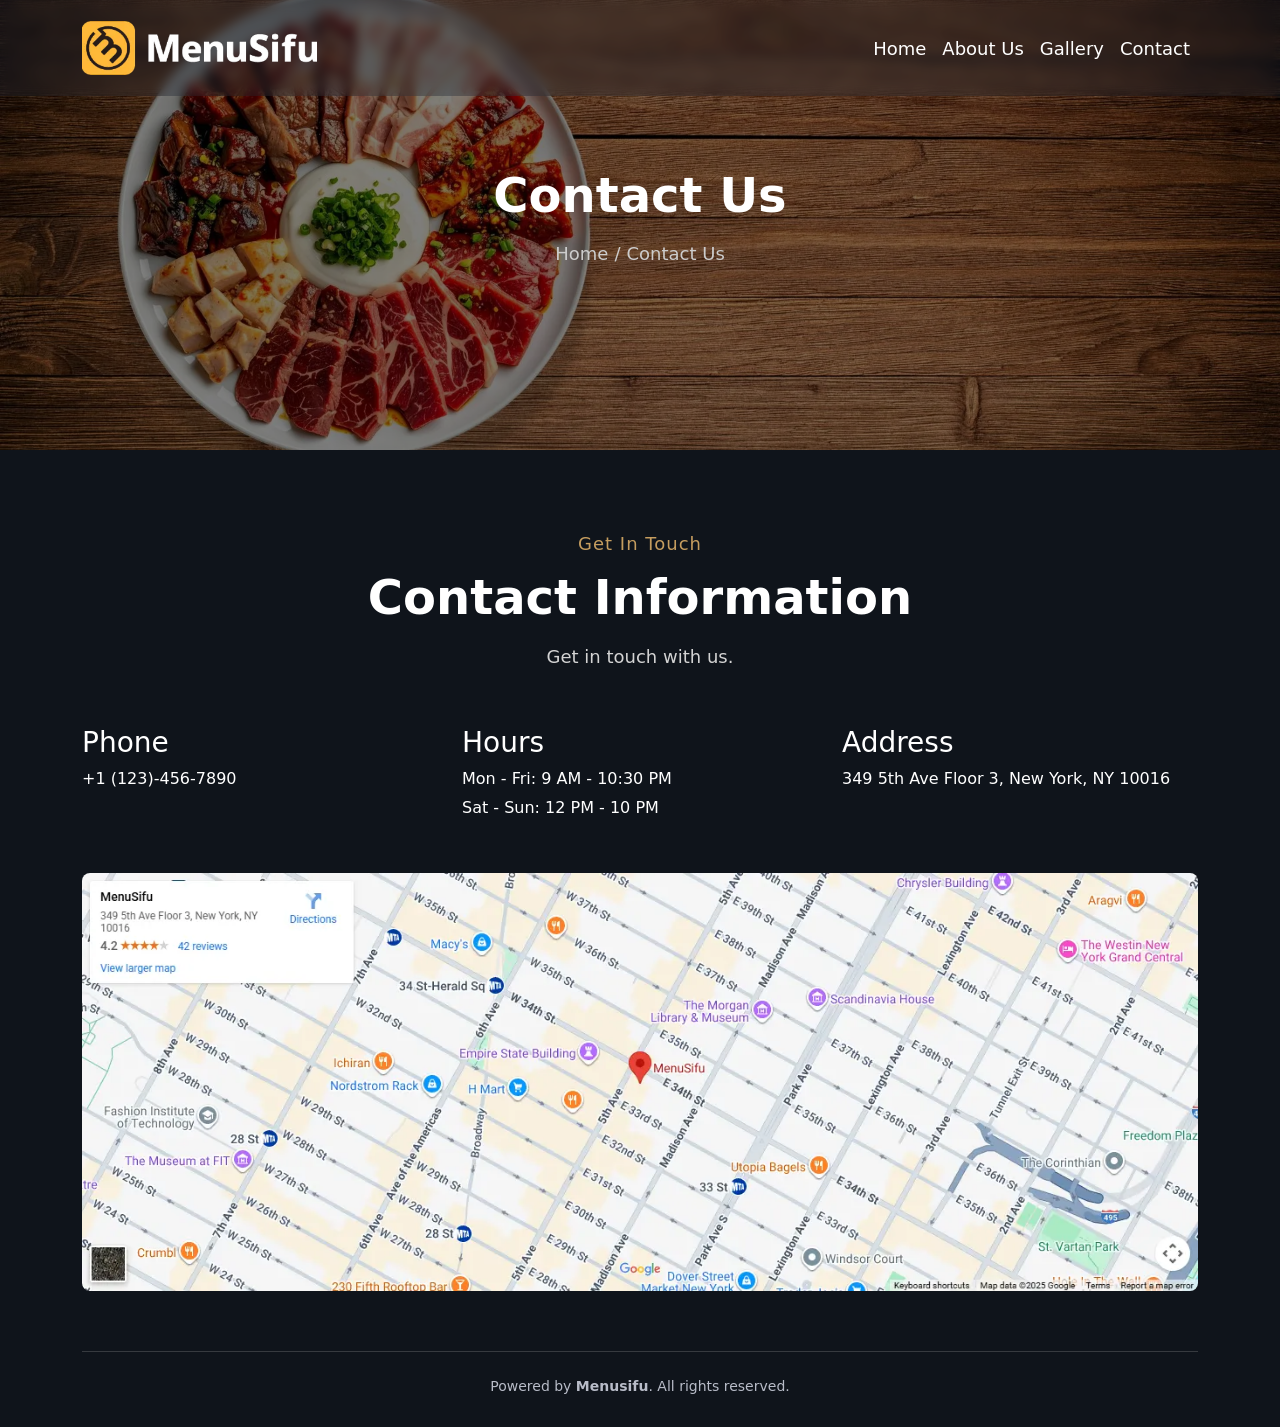
<file: contact.html>
<!DOCTYPE html>
<html lang="en">

<head>
    <meta charset="UTF-8">
    <meta name="viewport" content="width=device-width, initial-scale=1.0">
    <title>Contact | MenuSifu BBQ Restaurant</title>

    <!-- Google Tag Manager -->
    <script>(function (w, d, s, l, i) {
            w[l] = w[l] || []; w[l].push({
                'gtm.start':
                    new Date().getTime(), event: 'gtm.js'
            }); var f = d.getElementsByTagName(s)[0],
                j = d.createElement(s), dl = l != 'dataLayer' ? '&l=' + l : ''; j.async = true; j.src =
                    'https://www.googletagmanager.com/gtm.js?id=' + i + dl; f.parentNode.insertBefore(j, f);
        })(window, document, 'script', 'dataLayer', 'GTM-55B8S2FC');</script>
    <!-- End Google Tag Manager -->

    <!-- SEO Meta -->
    <!-- 页面描述标签 -->
    <meta name="description"
        content="Contact MenuSifu BBQ in New York. View our address, opening hours and phone number. Book private dining or inquire about catering services.">
    <!-- 关键词 -->
    <meta name="keywords"
        content="MenuSifu BBQ contact, Korean BBQ New York address, restaurant hours, private event booking, BBQ catering contact">
    <!-- 作者标签 网站所有者 -->
    <meta name="author" content="MenuSifu BBQ Restaurant">
    <!-- 规范链接 指定页面唯一标准 URL -->
    <link rel="canonical" href="https://bbq.huoban.men/contact.html">
    <!-- favicon图标 -->
    <link rel="icon" href="assets/images/favicon.ico" type="image/x-icon">

    <!-- GEO Meta Tags 本地SEO标签 -->
    <meta name="geo.region" content="US-NY">
    <meta name="geo.placename" content="New York">
    <meta name="geo.position" content="40.7484;-73.9857">
    <meta name="ICBM" content="40.7484, -73.9857">

    <!-- Open Graph -->
    <meta property="og:title" content="Contact | MenuSifu BBQ Restaurant">
    <meta property="og:description"
        content="Find our address, phone and business hours. Contact us for private dining events and catering reservations.">
    <meta property="og:type" content="restaurant">
    <meta property="og:url" content="https://bbq.huoban.men/contact.html">
    <meta property="og:image" content="https://bbq.huoban.men/assets/images/10015.webp">
    <!-- Sitemap 辅助爬虫发现站点地图 -->
    <link rel="sitemap" type="application/xml" href="https://bbq.huoban.men/sitemap.xml">

    <!-- 引入字体 -->
    <link rel="preconnect" href="https://fonts.googleapis.com">
    <link rel="preconnect" href="https://fonts.gstatic.com" crossorigin>
    <link href="https://fonts.googleapis.com/css2?family=Inter:wght@400;600;700&display=swap" rel="stylesheet">

    <!-- Bootstrap CSS -->
    <link href="https://cdn.jsdelivr.net/npm/bootstrap@5.1.3/dist/css/bootstrap.min.css" rel="stylesheet"
        crossorigin="anonymous">

    <!-- CSS -->
    <link rel="stylesheet" href="assets/css/style.css">
    <noscript>
        <style>
            .animate {
                opacity: 1 !important;
                transform: none !important;
            }
        </style>
    </noscript>
</head>


<body>
    <!-- Google Tag Manager (noscript) -->
    <noscript><iframe src="https://www.googletagmanager.com/ns.html?id=GTM-55B8S2FC" height="0" width="0"
            style="display:none;visibility:hidden"></iframe></noscript>
    <!-- End Google Tag Manager (noscript) -->
    <!-- 导航栏 Navbar -->
    <nav class="top-nav navbar navbar-expand-lg">
        <div class="container">
            <a class="navbar-brand" href="index.html">
                <img src="assets/images/logo-2.png" alt="MenuSifu BBQ Restaurant" style="max-height:6vh; width: auto;">
            </a>

            <button class="navbar-toggler" type="button" data-bs-toggle="collapse" data-bs-target="#navbarNav"
                aria-controls="navbarNav" aria-expanded="false" aria-label="Toggle navigation">
                <span class="navbar-toggler-icon"></span>
            </button>

            <div class="collapse navbar-collapse" id="navbarNav">
                <ul class="navbar-nav ms-auto">
                    <li class="nav-item">
                        <a class="nav-link" href="index.html">Home</a>
                    </li>
                    <li class="nav-item">
                        <a class="nav-link" href="about-us.html">About Us</a>
                    </li>
                    <li class="nav-item">
                        <a class="nav-link" href="gallery.html">Gallery</a>
                    </li>
                    <li class="nav-item">
                        <a class="nav-link" href="contact.html">Contact</a>
                    </li>
                </ul>
            </div>
        </div>
    </nav>

    <!-- Banner -->
    <div class="page-banner">
        <div class="container h-100">
            <div class="row h-100 align-items-center text-center">
                <div class="col-12">
                    <h1 class="banner-title">Contact Us</h1>
                    <div class="breadcrumb mt-3">
                        <a href="index.html">Home</a>
                        <span> / </span>
                        <span>Contact Us</span>
                    </div>
                </div>
            </div>
        </div>
    </div>

    <!-- 联系我们 contact section -->
    <section class="contact-section">
        <div class="container">
            <div class="contact-title text-center">
                <div class="sub-title">Get In Touch</div>
                <h2>Contact Information</h2>
                <p>Get in touch with us.</p>
            </div>
            <div class="row g-4 mt-4">
                <!-- Phone -->
                <div class="col-lg-4 col-md-12">
                    <div class="contact-info">
                        <div class="contact-text">
                            <h3>Phone</h3>
                            <p><a href="tel:+11234567890">+1 (123)-456-7890</a></p>
                        </div>
                    </div>
                </div>
                <!-- Hours -->
                <div class="col-lg-4 col-md-12">
                    <div class="contact-info">
                        <div class="contact-text">
                            <h3>Hours</h3>
                            <p>Mon - Fri: 9 AM - 10:30 PM</p>
                            <p>Sat - Sun: 12 PM - 10 PM</p>
                        </div>
                    </div>
                </div>
                <!-- Address -->
                <div class="col-lg-4 col-md-12">
                    <div class="contact-info">
                        <div class="contact-text">
                            <h3>Address</h3>
                            <p><a href="maps.app.goo.gl/siWRiSAeFE8Kz92c8">349 5th Ave Floor 3, New York, NY 10016</a>
                            </p>
                        </div>
                    </div>
                </div>
            </div>
            <div class="map-img mt-5">
                <img src="assets/images/10015.webp" alt="Location, 349 5th Ave Floor 3, New York, NY 10016"
                    class="img-fluid rounded-3">
            </div>
        </div>
    </section>

    <!-- 底部 footer  -->
    <footer class="footer">
        <div class="container">
            <hr class="footer-divider">
            <p class="copyright-text">Powered by <strong><a href="https://www.menusifu.com" target="_blank"
                        rel="noopener" title="Link to Menusifu" aria-label="Link to Menusifu">Menusifu</a></strong>.
                All rights reserved.</p>
        </div>
    </footer>
    <script src="https://cdn.jsdelivr.net/npm/bootstrap@5.1.3/dist/js/bootstrap.bundle.min.js"
        crossorigin="anonymous"></script>
</body>

</html>
</file>
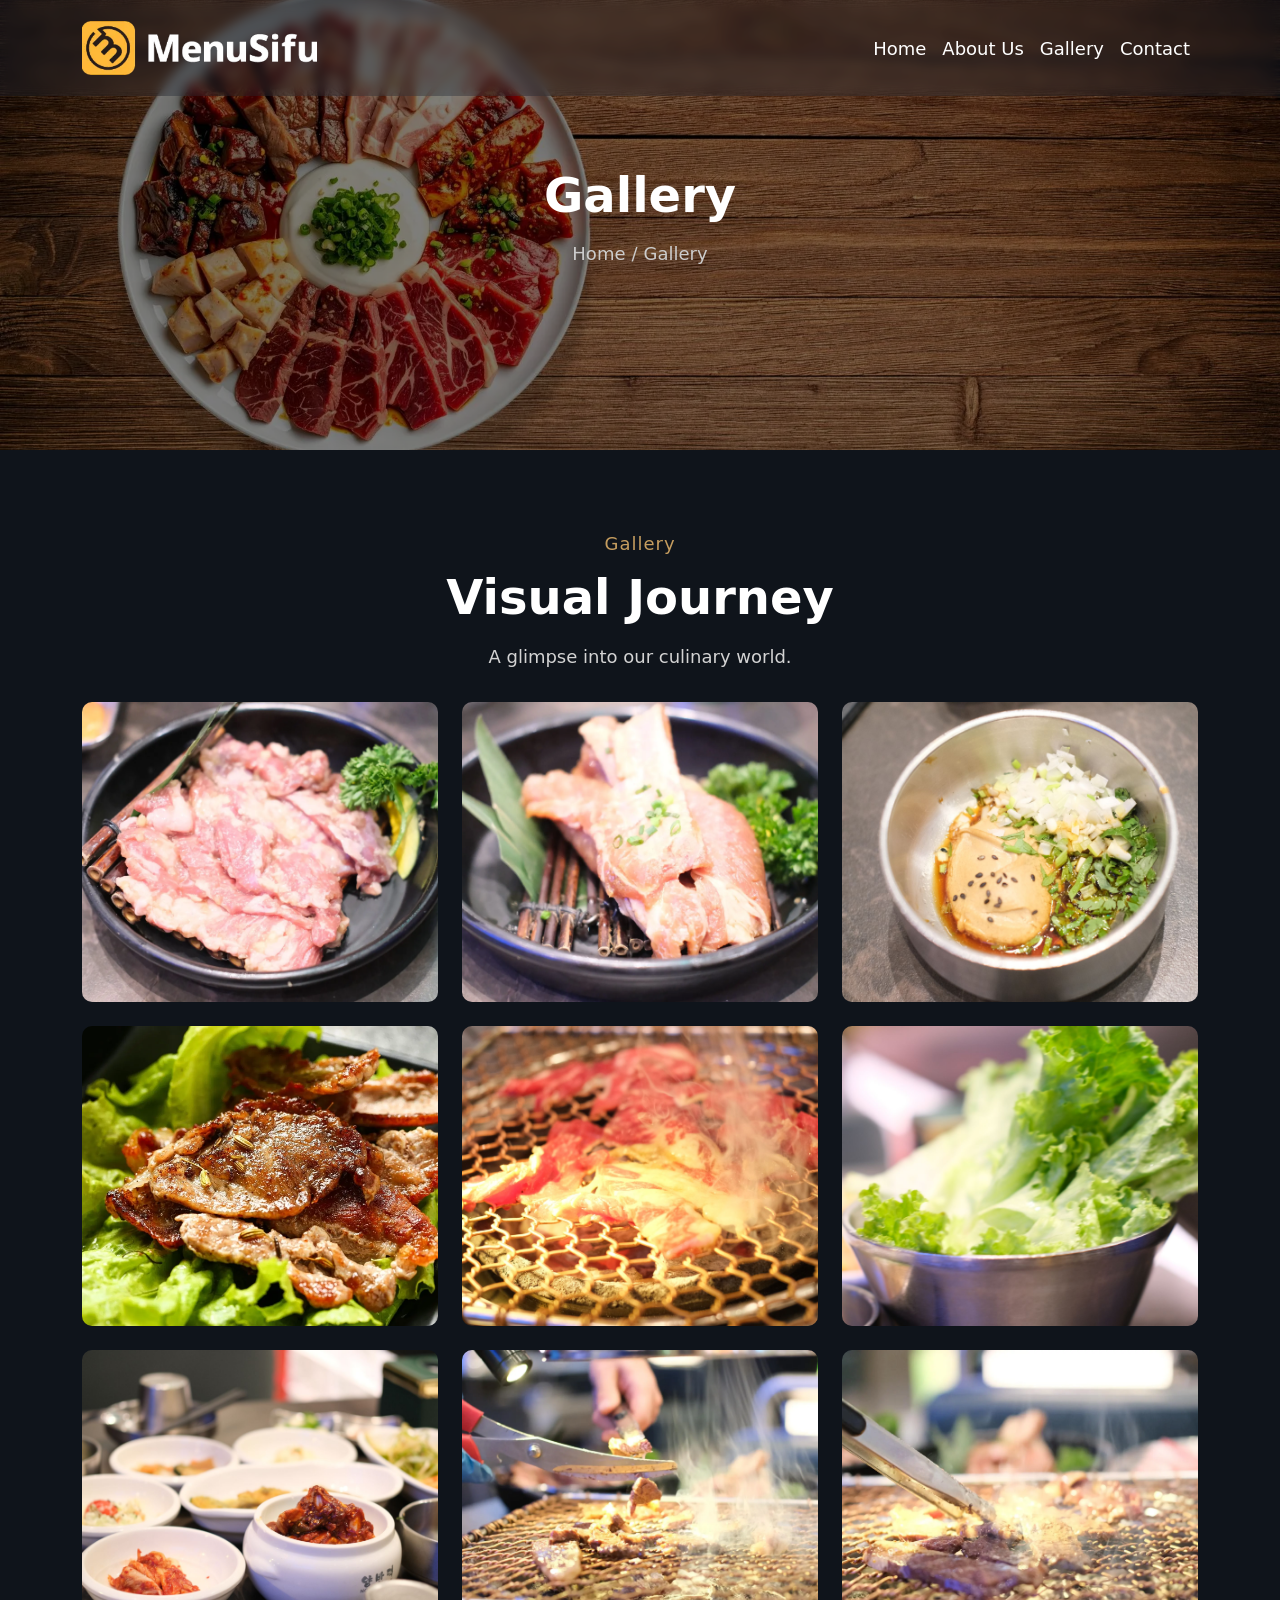
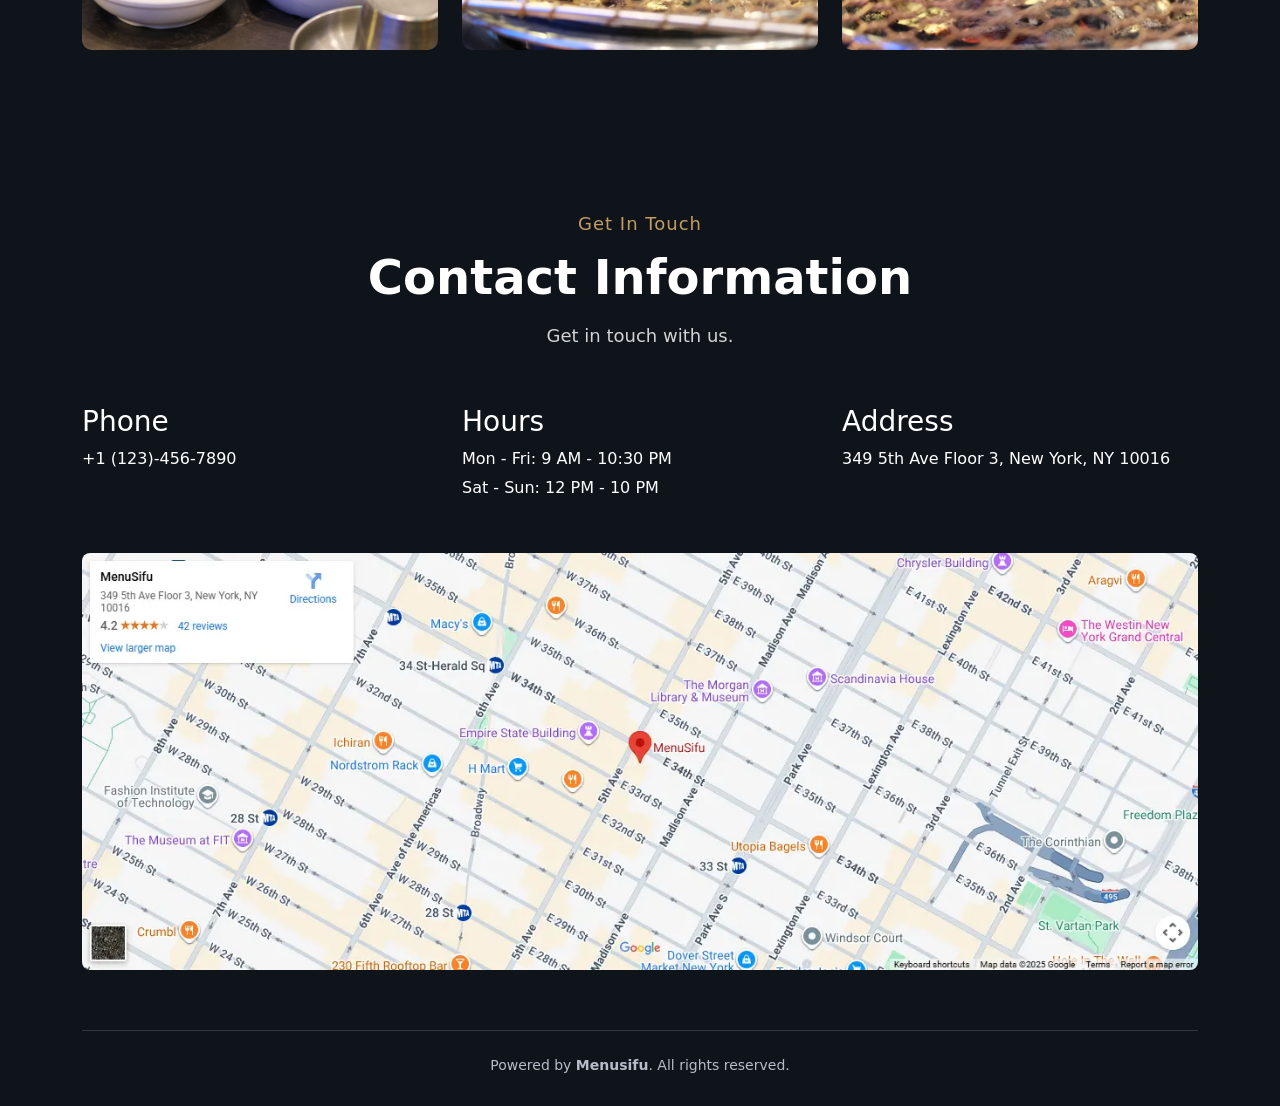
<file: gallery.html>
<!DOCTYPE html>
<html lang="en">

<head>
    <meta charset="UTF-8">
    <meta name="viewport" content="width=device-width, initial-scale=1.0">
    <title>Gallery | MenuSifu BBQ Restaurant</title>

    <!-- Google Tag Manager -->
    <script>(function (w, d, s, l, i) {
            w[l] = w[l] || []; w[l].push({
                'gtm.start':
                    new Date().getTime(), event: 'gtm.js'
            }); var f = d.getElementsByTagName(s)[0],
                j = d.createElement(s), dl = l != 'dataLayer' ? '&l=' + l : ''; j.async = true; j.src =
                    'https://www.googletagmanager.com/gtm.js?id=' + i + dl; f.parentNode.insertBefore(j, f);
        })(window, document, 'script', 'dataLayer', 'GTM-55B8S2FC');</script>
    <!-- End Google Tag Manager -->

    <!-- SEO Meta -->
    <!-- 页面描述标签 -->
    <meta name="description"
        content="Browse our gallery and see our restaurant interior, fresh grilled Korean BBQ meats, banchan and dining scenes at MenuSifu BBQ in New York.">
    <!-- 关键词 -->
    <meta name="keywords"
        content="Korean BBQ photos, MenuSifu gallery, NY BBQ restaurant interior, grilled beef galbi, samgyeopsal images">
    <!-- 作者标签 网站所有者 -->
    <meta name="author" content="MenuSifu BBQ Restaurant">
    <!-- 规范链接 指定页面唯一标准 URL -->
    <link rel="canonical" href="https://bbq.huoban.men/gallery.html">
    <!-- favicon图标 -->
    <link rel="icon" href="assets/images/favicon.ico" type="image/x-icon">

    <!-- GEO Meta Tags 本地SEO标签 -->
    <meta name="geo.region" content="US-NY">
    <meta name="geo.placename" content="New York">
    <meta name="geo.position" content="40.7484;-73.9857">
    <meta name="ICBM" content="40.7484, -73.9857">

    <!-- Open Graph -->
    <meta property="og:title" content="Gallery | MenuSifu BBQ Restaurant">
    <meta property="og:description"
        content="Photo gallery of MenuSifu BBQ. View our restaurant space, premium grilled meats and authentic Korean side dishes.">
    <meta property="og:type" content="restaurant">
    <meta property="og:url" content="https://bbq.huoban.men/gallery.html">
    <meta property="og:image" content="https://bbq.huoban.men/assets/images/gallery-1.webp">
    <!-- Sitemap 辅助爬虫发现站点地图 -->
    <link rel="sitemap" type="application/xml" href="https://bbq.huoban.men/sitemap.xml">

    <!-- 引入字体 -->
    <link rel="preconnect" href="https://fonts.googleapis.com">
    <link rel="preconnect" href="https://fonts.gstatic.com" crossorigin>
    <link href="https://fonts.googleapis.com/css2?family=Inter:wght@400;600;700&display=swap" rel="stylesheet">

    <!-- Bootstrap CSS -->
    <link href="https://cdn.jsdelivr.net/npm/bootstrap@5.1.3/dist/css/bootstrap.min.css" rel="stylesheet"
        crossorigin="anonymous">

    <!-- CSS -->
    <link rel="stylesheet" href="assets/css/style.css">
    <noscript>
        <style>
            .animate {
                opacity: 1 !important;
                transform: none !important;
            }
        </style>
    </noscript>
</head>




<body>
    <!-- Google Tag Manager (noscript) -->
    <noscript><iframe src="https://www.googletagmanager.com/ns.html?id=GTM-55B8S2FC" height="0" width="0"
            style="display:none;visibility:hidden"></iframe></noscript>
    <!-- End Google Tag Manager (noscript) -->
    <!-- 导航栏 Navbar -->
    <nav class="top-nav navbar navbar-expand-lg">
        <div class="container">
            <a class="navbar-brand" href="index.html">
                <img src="assets/images/logo-2.png" alt="MenuSifu BBQ Restaurant" style="max-height:6vh; width: auto;">
            </a>

            <button class="navbar-toggler" type="button" data-bs-toggle="collapse" data-bs-target="#navbarNav"
                aria-controls="navbarNav" aria-expanded="false" aria-label="Toggle navigation">
                <span class="navbar-toggler-icon"></span>
            </button>

            <div class="collapse navbar-collapse" id="navbarNav">
                <ul class="navbar-nav ms-auto">
                    <li class="nav-item">
                        <a class="nav-link" href="index.html">Home</a>
                    </li>
                    <li class="nav-item">
                        <a class="nav-link" href="about-us.html">About Us</a>
                    </li>
                    <li class="nav-item">
                        <a class="nav-link" href="gallery.html">Gallery</a>
                    </li>
                    <li class="nav-item">
                        <a class="nav-link" href="contact.html">Contact</a>
                    </li>
                </ul>
            </div>
        </div>
    </nav>

    <!-- Banner -->
    <div class="page-banner">
        <div class="container h-100">
            <div class="row h-100 align-items-center text-center">
                <div class="col-12">
                    <h1 class="banner-title">Gallery</h1>
                    <div class="breadcrumb mt-3">
                        <a href="index.html">Home</a>
                        <span> / </span>
                        <span>Gallery</span>
                    </div>
                </div>
            </div>
        </div>
    </div>

    <!--图库展示 gallery section -->
    <section class="gallery-section">
        <div class="container">
            <div class="gallery-title text-center">
                <div class="sub-title">Gallery</div>
                <h2>Visual Journey</h2>
                <p>A glimpse into our culinary world.</p>
            </div>
            <div class="row g-4">
                <!-- 图片1 -->
                <div class="col-lg-4 col-md-6">
                    <div class="gallery-item">
                        <img src="assets/images/gallery-1.webp" alt="Gallery 1" class="gallery-img">
                    </div>
                </div>
                <!-- 图片2 -->
                <div class="col-lg-4 col-md-6">
                    <div class="gallery-item">
                        <img src="assets/images/gallery-2.webp" alt="Gallery 2" class="gallery-img">
                    </div>
                </div>
                <!-- 图片3 -->
                <div class="col-lg-4 col-md-6">
                    <div class="gallery-item">
                        <img src="assets/images/gallery-3.jpg" alt="Gallery 3" class="gallery-img">
                    </div>
                </div>
                <!-- 图片4 -->
                <div class="col-lg-4 col-md-6">
                    <div class="gallery-item">
                        <img src="assets/images/gallery-4.webp" alt="Gallery 4" class="gallery-img">
                    </div>
                </div>
                <!-- 图片5 -->
                <div class="col-lg-4 col-md-6">
                    <div class="gallery-item">
                        <img src="assets/images/gallery-5.jpg" alt="Gallery 5" class="gallery-img">
                    </div>
                </div>
                <!-- 图片6 -->
                <div class="col-lg-4 col-md-6">
                    <div class="gallery-item">
                        <img src="assets/images/gallery-6.jpg" alt="Gallery 6" class="gallery-img">
                    </div>
                </div>
                <!-- 图片7 -->
                <div class="col-lg-4 col-md-6">
                    <div class="gallery-item">
                        <img src="assets/images/gallery-7.jpg" alt="Gallery 7" class="gallery-img">
                    </div>
                </div>
                <!-- 图片8 -->
                <div class="col-lg-4 col-md-6">
                    <div class="gallery-item">
                        <img src="assets/images/gallery-8.webp" alt="Gallery 8" class="gallery-img">
                    </div>
                </div>
                <!-- 图片9 -->
                <div class="col-lg-4 col-md-6">
                    <div class="gallery-item">
                        <img src="assets/images/gallery-9.webp" alt="Gallery 9" class="gallery-img">
                    </div>
                </div>
            </div>
        </div>
    </section>

    <!-- 联系我们 contact section -->
    <section class="contact-section">
        <div class="container">
            <div class="contact-title text-center">
                <div class="sub-title">Get In Touch</div>
                <h2>Contact Information</h2>
                <p>Get in touch with us.</p>
            </div>
            <div class="row g-4 mt-4">
                <!-- Phone -->
                <div class="col-lg-4 col-md-12">
                    <div class="contact-info">
                        <div class="contact-text">
                            <h3>Phone</h3>
                            <p><a href="tel:+11234567890">+1 (123)-456-7890</a></p>
                        </div>
                    </div>
                </div>
                <!-- Hours -->
                <div class="col-lg-4 col-md-12">
                    <div class="contact-info">
                        <div class="contact-text">
                            <h3>Hours</h3>
                            <p>Mon - Fri: 9 AM - 10:30 PM</p>
                            <p>Sat - Sun: 12 PM - 10 PM</p>
                        </div>
                    </div>
                </div>
                <!-- Address -->
                <div class="col-lg-4 col-md-12">
                    <div class="contact-info">
                        <div class="contact-text">
                            <h3>Address</h3>
                            <p><a href="maps.app.goo.gl/siWRiSAeFE8Kz92c8">349 5th Ave Floor 3, New York, NY 10016</a>
                            </p>
                        </div>
                    </div>
                </div>
            </div>
            <div class="map-img mt-5">
                <img src="assets/images/10015.webp" alt="Location, 349 5th Ave Floor 3, New York, NY 10016"
                    class="img-fluid rounded-3">
            </div>
        </div>
    </section>

    <!-- 底部 footer  -->
    <footer class="footer">
        <div class="container">
            <hr class="footer-divider">
            <p class="copyright-text">Powered by <strong><a href="https://www.menusifu.com" target="_blank"
                        rel="noopener" title="Link to Menusifu" aria-label="Link to Menusifu">Menusifu</a></strong>.
                All rights reserved.</p>
        </div>
    </footer>
    <script src="https://cdn.jsdelivr.net/npm/bootstrap@5.1.3/dist/js/bootstrap.bundle.min.js"
        crossorigin="anonymous"></script>
</body>

</html>
</file>
<file: assets/css/style.css>
@font-face {
    font-family: 'Inter';
    src: url("../fonts/inter-v20-latin-regular.woff2") format('woff2');
    font-weight: 400;
    font-style: normal;
    font-display: swap;
}

@font-face {
    font-family: 'Inter';
    src: url("../fonts/inter-v20-latin-700.woff2") format('woff2');
    font-weight: 700;
    font-style: normal;
    font-display: swap;
}


body {
    font-family: "Segoe UI", system-ui, -apple-system, BlinkMacSystemFont, Inter, Roboto, "Helvetica Neue", Arial, sans-serif;
}

/* 手机端左右边距 */
@media (max-width:991.98px) {

    /* 隐藏评论箭头 */
    .carousel-control-prev,
    .carousel-control-next {
        display: none !important;
    }

    .container {
        padding-left: 24px;
        padding-right: 24px;
    }

    .contact-text h3,
    .contact-text p,
    .contact-text a {
        text-align: center;
    }
}

.top-nav {
    position: fixed;
    top: 0;
    left: 0;
    width: 100%;
    z-index: 1000;
    background-color: rgba(26, 36, 50, 0.35);
    /* 半透明深蓝 */
    backdrop-filter: blur(6px);
    /* 毛玻璃效果（可选） */
    -webkit-backdrop-filter: blur(6px);
    padding: 1rem 0;
    transition: background-color 0.4s ease, padding 0.4s ease;
}

/* 页面滚动：背景变实 */
.top-nav.scrolled {
    background-color: rgba(26, 36, 50, 0.95);
    box-shadow: 0 4px 12px rgba(0, 0, 0, 0.35);
    backdrop-filter: blur(10px);
    -webkit-backdrop-filter: blur(10px);
    padding: 0.6rem 0;
}

.top-nav .nav-link {
    color: #fff;
    font-family: 'Segoe UI', system-ui, sans-serif;
    font-size: 18px;
    padding: 0 14px;
}

.top-nav .nav-link:hover {
    color: #C59D5F;
}

.top-nav .navbar-nav {
    text-align: center;
}

.top-nav .navbar-toggler {
    border: none;
    /* 删掉外边框 */
    outline: none;
    box-shadow: none !important;
    /* 删掉点击阴影 */
    border-color: rgba(255, 255, 255, 0.3);
}

.top-nav .navbar-toggler-icon {
    background-image: url("data:image/svg+xml,%3csvg xmlns='http://www.w3.org/2000/svg' viewBox='0 0 30 30'%3e%3cpath stroke='rgba%28255, 255, 255, 1%29' stroke-linecap='round' stroke-miterlimit='10' stroke-width='2' d='M4 7h22M4 15h22M4 23h22'/%3e%3c/svg%3e");
}


.banner {
    /* 背景图片路径 */
    background-image: url("../images/home-banner.jpg");
    background-size: cover;
    background-position: center;
    background-repeat: no-repeat;

    /* 高度*/
    height: 100vh;

    /* 文字白色 */
    color: white;
    /* 添加蒙版 */
    position: relative;
    background-color: #000;
}

/* 透明黑色蒙版 */
.banner::before {
    content: '';
    position: absolute;
    top: 0;
    left: 0;
    width: 100%;
    height: 100%;
    background-color: rgba(0, 0, 0, 0.5);
}

/* 文字在蒙版上 */
.banner .container {
    position: relative;
    z-index: 2;
}

.banner-subtitle {
    color: #C59D5F;
    font-size: clamp(16px, 2vw, 20px);
    letter-spacing: 2px;
    /* 字间距 */
    margin-bottom: 10px;
    /* 下间距 */
}

.banner-title {
    color: #fff;
    font-size: clamp(38px, 5vw, 60px);
    font-weight: 700;
    margin-bottom: 16px;
    /* 段落间距 */
}

.banner-desc {
    color: #cccccc;
    font-size: clamp(14px, 1.5vw, 18px);
    margin-bottom: 24px;
    /* 段落间距 */
}

/* 入场动画 */
.banner-animate-item {
    opacity: 0;
    transform: translateY(24px);
    animation: fadeSlideUp 0.7s ease-out forwards;
    animation-delay: 0s;
    /* 关键：动画播放前，保持0%的样式 */
    animation-fill-mode: both;
}

/* 逐个错开延迟 */
.banner-subtitle { animation-delay: 0.2s; }
.banner-title    { animation-delay: 0.5s; }
.banner-desc     { animation-delay: 0.8s; }
.custom-btn      { animation-delay: 1.1s; }

@keyframes fadeSlideUp {
    0% {
        opacity: 0;
        transform: translateY(24px);
    }
    100% {
        opacity: 1;
        transform: translateY(0);
    }
}




.custom-btn {
    font-family: 'Segoe UI', system-ui, sans-serif;
    font-size: 16px;
    font-weight: 600;
    padding: 10px 40px;
    border-radius: 6px;
    background-color: #C59D5F;
    color: #000;
    border: none;
    display: inline-block;
}

/* 鼠标悬浮 */
.custom-btn:hover {
    background-color: #ab8751;
    color: #000;
}

.about-section {
    background-color: #1A2332;
    padding: 80px 0;
    color: #fff;
}

.sub-title {
    color: #C59D5F;
    letter-spacing: 1px;
    font-size: 18px;
    display: inline-block;
    margin-bottom: 12px;
}

.about-section h2 {
    font-size: clamp(28px, 3vw, 42px);
    font-weight: 700;
    line-height: 1.5;
    margin-bottom: 30px;
    /* 段落间距 */
}

.about-section p {
    color: #B8BCC8;
    font-size: clamp(14px, 1.5vw, 16px);
    line-height: 2;
    margin-bottom: 20px;
    /* 段落间距 */
}

.about-section img {
    box-shadow: #C59D5F -12px -12px 0;
}

.service-section {
    background-color: #0f141b;
    padding: 80px 0;
    color: #fff;
}

.service-section h2 {
    font-size: clamp(28px, 4vw, 38px);
    font-weight: 700;
    line-height: 1.5;
    margin-bottom: 30px;
    /* 段落间距 */
}

.service-section p {
    color: #B8BCC8;
    font-size: clamp(14px, 1.5vw, 16px);
    line-height: 2;
    margin-bottom: 20px;
    /* 段落间距 */
}

.service-icon {
    font-size: 24px;
    display: flex;
    align-items: center;
    justify-content: center;
    margin-bottom: 20px;
}

.service-icon img {
    max-width: 60px;
    width: 100%;
    height: auto;
    display: block;
}


.service-card {
    background-color: #1A2332;
    border-radius: 10px;
    padding: 40px 24px;
    text-align: center;
    transition: all 0.3s ease-in-out;
}

.service-card:hover {
    background-color: #ab8751;
    box-shadow: 0 15px 35px rgba(197, 157, 95, 0.22);
    transform: translateY(-6px);
}


.service-card:hover h3,
.service-card:hover p {
    color: #ffffff;
}

.service-card:hover .service-icon img {
    filter: brightness(0) invert(1);
}

.service-card h3 {
    font-size: 24px;
    font-weight: 600;
    margin-bottom: 14px;
}

.service-card p {
    color: #B8BCC8;
    font-size: 16px;
    line-height: 1.5;
    margin-bottom: 20px;
}




.special-section {
    background-color: #1A2332;
    padding: 80px 0;
    color: #fff;
}

.special-section h2 {
    font-size: clamp(28px, 4vw, 38px);
    font-weight: 700;
    line-height: 1.5;
    margin-bottom: 30px;
    /* 段落间距 */
}

.special-section p {
    color: #B8BCC8;
    font-size: clamp(14px, 1.5vw, 16px);
    line-height: 2;
    margin-bottom: 20px;
    /* 段落间距 */
}

.special-card {
    border-radius: 10px;
    overflow: hidden;
    /* 图片边角跟着卡片圆角裁切 */
    background-color: #0F141B;
    transition: transform 0.3s ease, box-shadow 0.3s ease;
    /* 鼠标悬浮时缩放和阴影动画过渡 */
}

.special-card:hover {
    transform: scale(1.03);
    box-shadow: 0 0 20px rgba(197, 157, 95, 0.3);
}

.special-card-img {
    height: 280px;
    overflow: hidden;
}

.special-card-img img {
    width: 100%;
    height: 100%;
    object-fit: cover;
}

.special-card-overlay {
    color: #B8BCC8;
    font-size: 16px;
    padding: 20px;
    margin: 0 0 16px 0;
}

.special-card-overlay h3 {
    color: #fff;
    font-size: 24px;
    font-weight: 600;
    margin-bottom: 14px;
}

.special-card-overlay p {
    color: #B8BCC8;
    font-size: 16px;
    line-height: 1.5;
    margin-bottom: 20px;
}

.special-price {
    color: #C59D5F;
    font-size: 24px;
    font-weight: bold;
}

.body-banner {
    height: 50vh;
    background-color: #000;
    background-image: url(../images/body-banner.webp);
    background-size: cover;
    background-position: center;
    display: flex;
    align-items: center;
    justify-content: center;
    position: relative;
    /* 伪类元素相对定位 */
}

/* 蒙版 */
.body-banner::before {
    content: '';
    position: absolute;
    top: 0;
    left: 0;
    width: 100%;
    height: 100%;
    background-color: rgba(0, 0, 0, 0.5);
}

.body-banner-content {
    position: relative;
    z-index: 2;
    text-align: center;
}

.body-banner-content h2 {
    color: #fff;
    font-size: 48px;
    font-weight: 700;
    line-height: 1.2;
    margin-bottom: 16px;
}

.body-banner-content p {
    color: #d3d3d3;
    font-size: 18px;
    font-weight: 400;
    line-height: 1.5;
    margin-bottom: 32px;
}

.body-banner-content button {
    background-color: #C59D5F;
    color: #fff;
    font-size: 16px;
    font-weight: 600;
    padding: 12px 24px;
    border-radius: 4px;
    border: none;
    cursor: pointer;
    transition: background-color 0.3s ease;
}

.gallery-section {
    background-color: #0F141B;
    padding: 80px 0;
    color: #fff;
}


.gallery-section h2 {
    color: #fff;
    font-size: 48px;
    font-weight: 700;
    line-height: 1.2;
    margin-bottom: 16px;
}

.gallery-section p {
    color: #d3d3d3;
    font-size: 18px;
    font-weight: 400;
    line-height: 1.5;
    margin-bottom: 32px;
}

/* 图片外层盒子 */
.gallery-item {
    overflow: hidden;
    /* 隐藏图片溢出部分 */
    border-radius: 10px;
}

.gallery-img {
    width: 100%;
    /* 图片宽度占满容器 */
    height: 300px;
    /* 图片高度 */
    object-fit: cover;
    /* 图片填充容器 */
    display: block;
    transition: transform 0.3s ease;
    /* 鼠标悬浮时缩放动画过渡 */
}

.gallery-item:hover .gallery-img {
    transform: scale(1.08);
    /* 鼠标悬浮时缩放动画 */
}

.review-section {
    background-color: #1A2332;
    padding: 80px 0;
    color: #fff;
}

.review-section h2 {
    color: #fff;
    font-size: 48px;
    font-weight: 700;
    line-height: 1.2;
    margin-bottom: 16px;
}

.review-section p {
    color: #ffffff;
    font-size: 18px;
    font-weight: 400;
    line-height: 1.5;
    margin-bottom: 32px;
}

.review-card {
    background-color: #0F141B;
    max-width: 100%;
    margin: 0 auto;
    border-radius: 10px;
    padding: 40px 20px;
    margin-bottom: 20px;
    text-align: center;
}


.carousel-indicators {
    bottom: -50px;
    z-index: 2;
    position: absolute;
    display: flex;
    justify-content: center;
    gap: 10px;
}

.carousel-indicators button {
    width: 12px !important;
    height: 12px !important;
    border-radius: 50% !important;
    background-color: #fff;
    border: none;
    cursor: pointer;
    opacity: 0.5;
    transition: opacity 0.3s ease;
}

/* 当前选中的按钮 */
.carousel-indicators button.active {
    background-color: #C59D5F;
    opacity: 1;
}

.carousel {
    overflow: visible !important;
}

.carousel-control-prev,
.carousel-control-next {
    background: rgba(255, 255, 255, 0.102);
    /* 透明背景 */
    width: 50px;
    height: 50px;
    border-radius: 50%;
    border: none;
    opacity: 0.5;
    transition: opacity 0.3s ease;
    position: absolute;
    top: 50%;
    transform: translateY(-50%);
}

.carousel-control-prev {
    left: -60px;
}

.carousel-control-next {
    right: -60px;
}

.carousel-control-prev:hover,
.carousel-control-next:hover {
    opacity: 1;
    background: rgba(197, 156, 95, 0.65);
}

.carousel-control-prev-icon,
.carousel-control-next-icon {
    filter: brightness(0) saturate(100%) invert(70%) sepia(20%) saturate(400%) hue-rotate(10deg) brightness(95%) contrast(90%);
}

.contact-section {
    background-color: #0F141B;
    padding: 80px 0 30px 0;
    color: #fff;
}

.contact-section h2 {
    color: #fff;
    font-size: 48px;
    font-weight: 700;
    line-height: 1.2;
    margin-bottom: 16px;
}

.contact-section p {
    color: #d3d3d3;
    font-size: 18px;
    font-weight: 200;
    line-height: 1.5;
    margin-bottom: 32px;
}

.contact-info a {
    color: #fff;
    text-decoration: none;
}

.contact-info a:hover {
    color: #C59D5F;
    text-decoration: underline;
}

.contact-info p {
    color: #fff;
    font-size: 16px;
    font-weight: 400;
    margin-bottom: 5px;
}

.map-img img {
    width: 100%;
}

.footer {
    background-color: #0F141B;
    padding: 30px 0;
}

.footer-divider {
    border: none;
    border-top: 1px solid #acacac;
    margin-top: 0;
    margin-bottom: 24px;
}

.footer .copyright-text {
    color: #B8BCC8;
    text-align: center;
    font-size: 14px;
    margin: 0;
}

.footer .copyright-text a {
    color: #B8BCC8;
    text-decoration: none;
}


/* about page 页 */
.page-banner {
    height: 50vh;
    background-color: #000;
    background-image: url(../images/page-banner.webp);
    background-size: cover;
    background-position: center;
    display: flex;
    align-items: center;
    justify-content: center;
    position: relative;
    /* 伪类元素相对定位 */
}

/* 蒙版 */
.page-banner::before {
    content: '';
    position: absolute;
    top: 0;
    left: 0;
    width: 100%;
    height: 100%;
    background-color: rgba(0, 0, 0, 0.5);
}

.page-banner .container {
    position: relative;
    z-index: 2;
}

.page-banner h1 {
    font-size: clamp(32px, 5vw, 48px);
    font-weight: 700;
    line-height: 1.2;
    margin-bottom: 16px;
    color: #fff;
}

.breadcrumb {
    font-size: 18px;
    color: #cccccc;
    display: flex;
    align-items: center;
    justify-content: center;
    gap: 6px;
}

.breadcrumb a {
    color: #cccccc;
    text-decoration: none;
}

.breadcrumb a:hover {
    color: #C59D5F;
}


.pagebody-banner {
    height: 50vh;
    background-color: #000;
    background-image: url(../images/body-banner.webp);
    background-size: cover;
    background-position: center;
    display: flex;
    align-items: center;
    justify-content: center;
    position: relative;
    /* 伪类元素相对定位 */
}

/* 蒙版 */
.pagebody-banner::before {
    content: '';
    position: absolute;
    top: 0;
    left: 0;
    width: 100%;
    height: 100%;
    background-color: rgba(0, 0, 0, 0.5);
}

.pagebody-banner-content {
    position: relative;
    z-index: 2;
    text-align: center;
}

.pagebody-banner-content h2 {
    color: #fff;
    font-size: 48px;
    font-weight: 700;
    line-height: 1.2;
    margin-bottom: 16px;
}

.pagebody-banner-content p {
    color: #d3d3d3;
    font-size: 18px;
    font-weight: 400;
    line-height: 1.5;
    margin-bottom: 32px;
}


.about-valuese-section {
    background-color: #0f141b;
    padding: 80px 0;
    color: #fff;
}

.about-valuese-section h2 {
    font-size: clamp(28px, 4vw, 38px);
    font-weight: 700;
    line-height: 1.5;
    margin-bottom: 30px;
    /* 段落间距 */
}

.about-valuese-section p {
    color: #B8BCC8;
    font-size: clamp(14px, 1.5vw, 16px);
    line-height: 2;
    margin-bottom: 20px;
    /* 段落间距 */
}

.about-valuese-icon {
    font-size: 24px;
    display: flex;
    align-items: center;
    justify-content: center;
    margin-bottom: 20px;
}

.about-valuese-icon img {
    max-width: 60px;
    width: 100%;
    height: auto;
    display: block;
}

.about-valuese-card {
    background-color: #1A2332;
    border-radius: 10px;
    padding: 40px 24px;
    text-align: center;
    transition: all 0.3s ease-in-out;
    /* 颜色切换过渡 */
}

.about-valuese-card:hover {
    background-color: #ab8751;
}

.about-valuese-card:hover h3,
.about-valuese-card:hover p {
    color: #ffffff;
}

.about-valuese-card:hover .about-valuese-icon img {
    filter: brightness(0) invert(1);
}

.about-valuese-card h3 {
    font-size: 24px;
    font-weight: 600;
    margin-bottom: 14px;
}

.about-valuese-card p {
    color: #B8BCC8;
    font-size: 16px;
    line-height: 1.5;
    margin-bottom: 20px;
}


/* 全局平滑滚动 */
html {
    scroll-behavior: smooth;
}

.animate {
    /* 保底：默认可见，只做位移动画 */
    opacity: 0;
    /* 初始位置：向下偏移 */
    transform: translateY(40px);
    transition: opacity 3s ease, transform 1.5s ease;
    will-change: opacity, transform;
}

.animate.active {
    opacity: 1;
    transform: none;
}

/* 分层延迟（可选，让多个卡片依次出现） */
.animate-delay-1 {
    transition-delay: 0.1s;
}

.animate-delay-2 {
    transition-delay: 0.2s;
}

.animate-delay-3 {
    transition-delay: 0.3s;
}

.animate-delay-4 {
    transition-delay: 0.4s;
}

.animate-delay-5 {
    transition-delay: 0.5s;
}
</file>
